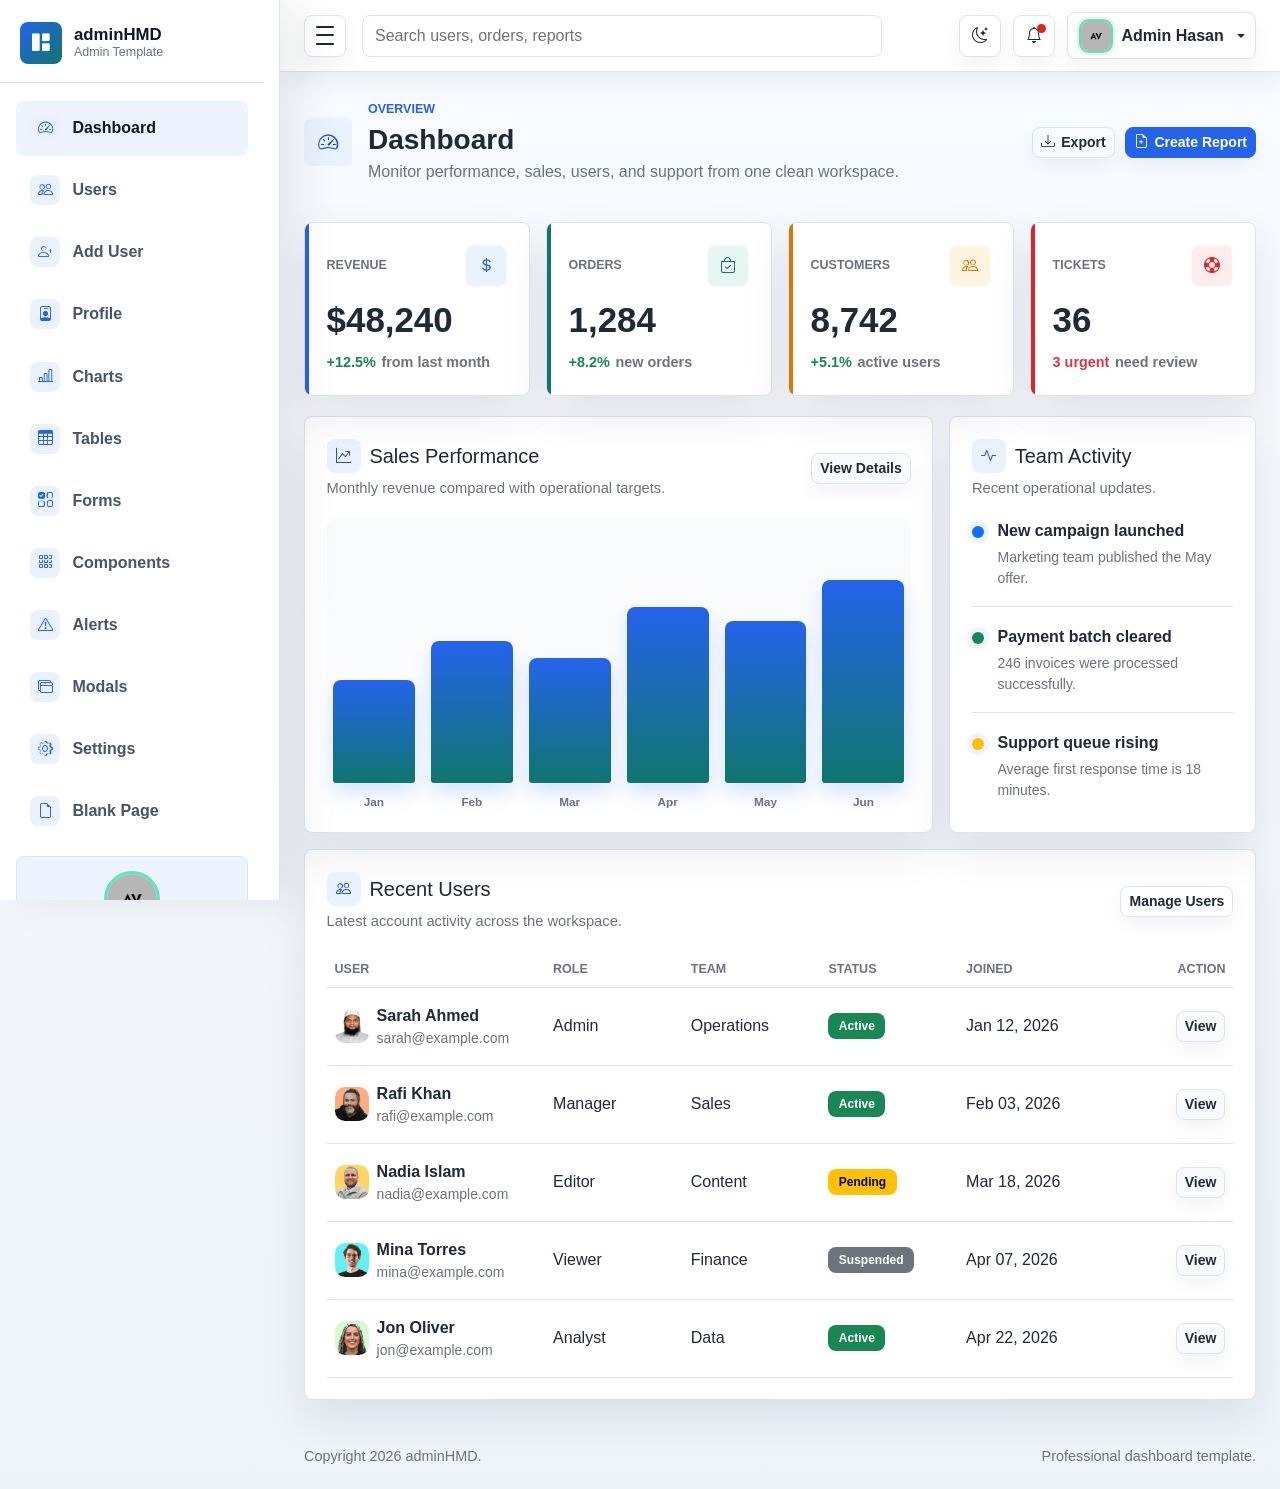
<file: adminHMD/html/index.html>
<!DOCTYPE html>
<html lang="en">
<head>
  <meta charset="UTF-8">
  <meta name="viewport" content="width=device-width, initial-scale=1.0">
  <meta name="description" content="adminHMD professional admin dashboard template">
  <title>Dashboard | adminHMD</title>

  <link rel="stylesheet" href="../assets/css/bootstrap.min.css">
  <link rel="stylesheet" href="../assets/vendors/bootstrap-icons/bootstrap-icons.css">
  <link rel="stylesheet" href="../assets/css/style.css">
</head>

<body>
  <div class="admin-shell">
    <div class="sidebar-backdrop" data-sidebar-close></div>

    <aside class="admin-sidebar" id="adminSidebar" aria-label="Main navigation">
      <div class="sidebar-header">
        <a class="brand-mark" href="index.html" aria-label="adminHMD dashboard">
          <span class="brand-icon"><i class="bi bi-grid-1x2-fill" aria-hidden="true"></i></span>
          <span class="brand-copy">
            <span class="brand-title">adminHMD</span>
            <span class="brand-subtitle">Admin Template</span>
          </span>
        </a>
      </div>

      <nav class="sidebar-nav">
        <a class="nav-link active" href="index.html" aria-current="page">
          <span class="nav-icon"><i class="bi bi-speedometer2" aria-hidden="true"></i></span>
          <span class="nav-text">Dashboard</span>
        </a>
        <a class="nav-link" href="users.html">
          <span class="nav-icon"><i class="bi bi-people" aria-hidden="true"></i></span>
          <span class="nav-text">Users</span>
        </a>
        <a class="nav-link" href="add-user.html">
          <span class="nav-icon"><i class="bi bi-person-plus" aria-hidden="true"></i></span>
          <span class="nav-text">Add User</span>
        </a>
        <a class="nav-link" href="profile.html">
          <span class="nav-icon"><i class="bi bi-person-badge" aria-hidden="true"></i></span>
          <span class="nav-text">Profile</span>
        </a>
        <a class="nav-link" href="charts.html">
          <span class="nav-icon"><i class="bi bi-bar-chart-line" aria-hidden="true"></i></span>
          <span class="nav-text">Charts</span>
        </a>
        <a class="nav-link" href="tables.html">
          <span class="nav-icon"><i class="bi bi-table" aria-hidden="true"></i></span>
          <span class="nav-text">Tables</span>
        </a>
        <a class="nav-link" href="forms.html">
          <span class="nav-icon"><i class="bi bi-ui-checks-grid" aria-hidden="true"></i></span>
          <span class="nav-text">Forms</span>
        </a>
        <a class="nav-link" href="components.html">
          <span class="nav-icon"><i class="bi bi-grid-3x3-gap" aria-hidden="true"></i></span>
          <span class="nav-text">Components</span>
        </a>
        <a class="nav-link" href="alerts.html">
          <span class="nav-icon"><i class="bi bi-exclamation-triangle" aria-hidden="true"></i></span>
          <span class="nav-text">Alerts</span>
        </a>
        <a class="nav-link" href="modals.html">
          <span class="nav-icon"><i class="bi bi-window-stack" aria-hidden="true"></i></span>
          <span class="nav-text">Modals</span>
        </a>
        <a class="nav-link" href="settings.html">
          <span class="nav-icon"><i class="bi bi-gear" aria-hidden="true"></i></span>
          <span class="nav-text">Settings</span>
        </a>
        <a class="nav-link" href="blank.html">
          <span class="nav-icon"><i class="bi bi-file-earmark" aria-hidden="true"></i></span>
          <span class="nav-text">Blank Page</span>
        </a>
      </nav>

      <div class="sidebar-user">
        <img class="avatar-img avatar-md sidebar-user-avatar" src="../assets/images/avatar/avatar.jpg" alt="Admin Hasan">
        <strong>Admin Hasan</strong>
        <small>Active Workspace</small>
      </div>

      <div class="sidebar-footer">
        <span class="status-dot"></span>
        <span class="sidebar-footer-text">System running smoothly</span>
      </div>
    </aside>

    <div class="admin-main">
      <nav class="navbar admin-navbar navbar-expand bg-white">
        <div class="container-fluid px-3 px-lg-4">
          <button class="sidebar-toggle" type="button" data-sidebar-toggle aria-controls="adminSidebar" aria-expanded="true" aria-label="Toggle sidebar">
            <span></span>
            <span></span>
            <span></span>
          </button>

          <form class="d-none d-md-flex ms-3 flex-grow-1" role="search">
            <input class="form-control search-input" type="search" placeholder="Search users, orders, reports" aria-label="Search">
          </form>

          <div class="navbar-actions ms-auto">
            <button class="icon-button theme-toggle" type="button" data-theme-toggle aria-label="Switch color theme" title="Switch color theme">
              <i class="bi bi-moon-stars" data-theme-icon aria-hidden="true"></i>
            </button>
            <div class="dropdown">
              <button class="icon-button" type="button" data-bs-toggle="dropdown" aria-expanded="false" aria-label="Notifications">
                <span class="notification-dot"></span>
                <i class="bi bi-bell" aria-hidden="true"></i>
              </button>
              <div class="dropdown-menu dropdown-menu-end notification-menu">
                <div class="dropdown-header fw-bold text-body">Notifications</div>
                <a class="dropdown-item" href="users.html">
                  <span class="notification-title">New user registered</span>
                  <span class="notification-time">4 minutes ago</span>
                </a>
                <a class="dropdown-item" href="charts.html">
                  <span class="notification-title">Revenue target reached</span>
                  <span class="notification-time">32 minutes ago</span>
                </a>
                <a class="dropdown-item" href="settings.html">
                  <span class="notification-title">Security review completed</span>
                  <span class="notification-time">1 hour ago</span>
                </a>
              </div>
            </div>

            <div class="dropdown">
              <button class="profile-button dropdown-toggle" type="button" data-bs-toggle="dropdown" aria-expanded="false">
                <img class="avatar-img avatar-sm" src="../assets/images/avatar/avatar.jpg" alt="Admin Hasan">
                <span class="profile-name d-none d-sm-inline">Admin Hasan</span>
              </button>
              <ul class="dropdown-menu dropdown-menu-end">
                <li><a class="dropdown-item" href="profile.html">Profile</a></li>
                <li><a class="dropdown-item" href="settings.html">Account settings</a></li>
                <li><hr class="dropdown-divider"></li>
                <li><a class="dropdown-item" href="login.html">Sign out</a></li>
              </ul>
            </div>
          </div>
        </div>
      </nav>

      <main class="dashboard-content">
        <div class="container-fluid px-3 px-lg-4 py-4">
          <div class="page-heading">
            <div class="page-heading-copy">
              <span class="page-icon"><i class="bi bi-speedometer2" aria-hidden="true"></i></span>
              <div>
                <p class="eyebrow mb-1">Overview</p>
                <h1 class="h3 mb-1">Dashboard</h1>
                <p class="text-muted mb-0">Monitor performance, sales, users, and support from one clean workspace.</p>
              </div>
            </div>
            <div class="heading-actions"><button class="btn btn-outline-secondary btn-sm" type="button"><i class="bi bi-download" aria-hidden="true"></i> Export</button><button class="btn btn-primary btn-sm" type="button"><i class="bi bi-file-earmark-plus" aria-hidden="true"></i> Create Report</button></div>
          </div>

          <section class="row g-3 mt-1" aria-label="Dashboard metrics">
            <div class="col-12 col-sm-6 col-xl-3">
              <article class="metric-card metric-primary">
                <div class="metric-top">
                  <span class="metric-label">Revenue</span>
                  <span class="metric-icon"><i class="bi bi-currency-dollar" aria-hidden="true"></i></span>
                </div>
                <div class="metric-value">$48,240</div>
                <div class="metric-meta">
                  <span class="text-success">+12.5%</span>
                  <span>from last month</span>
                </div>
              </article>
            </div>

            <div class="col-12 col-sm-6 col-xl-3">
              <article class="metric-card metric-success">
                <div class="metric-top">
                  <span class="metric-label">Orders</span>
                  <span class="metric-icon"><i class="bi bi-bag-check" aria-hidden="true"></i></span>
                </div>
                <div class="metric-value">1,284</div>
                <div class="metric-meta">
                  <span class="text-success">+8.2%</span>
                  <span>new orders</span>
                </div>
              </article>
            </div>

            <div class="col-12 col-sm-6 col-xl-3">
              <article class="metric-card metric-warning">
                <div class="metric-top">
                  <span class="metric-label">Customers</span>
                  <span class="metric-icon"><i class="bi bi-people" aria-hidden="true"></i></span>
                </div>
                <div class="metric-value">8,742</div>
                <div class="metric-meta">
                  <span class="text-success">+5.1%</span>
                  <span>active users</span>
                </div>
              </article>
            </div>

            <div class="col-12 col-sm-6 col-xl-3">
              <article class="metric-card metric-danger">
                <div class="metric-top">
                  <span class="metric-label">Tickets</span>
                  <span class="metric-icon"><i class="bi bi-life-preserver" aria-hidden="true"></i></span>
                </div>
                <div class="metric-value">36</div>
                <div class="metric-meta">
                  <span class="text-danger">3 urgent</span>
                  <span>need review</span>
                </div>
              </article>
            </div>
          </section>

          <section class="row g-3 mt-1">
            <div class="col-12 col-xl-8">
              <div class="panel">
                <div class="panel-header">
                  <div>
                    <h2 class="h5 mb-1 section-title"><i class="bi bi-graph-up-arrow" aria-hidden="true"></i><span>Sales Performance</span></h2>
                    <p class="text-muted mb-0">Monthly revenue compared with operational targets.</p>
                  </div>
                  <a class="btn btn-light btn-sm" href="charts.html">View Details</a>
                </div>

                <div class="chart-bars" aria-label="Sales performance chart">
                  <div class="chart-column bar-42"><span></span><small>Jan</small></div>
                  <div class="chart-column bar-58"><span></span><small>Feb</small></div>
                  <div class="chart-column bar-51"><span></span><small>Mar</small></div>
                  <div class="chart-column bar-72"><span></span><small>Apr</small></div>
                  <div class="chart-column bar-66"><span></span><small>May</small></div>
                  <div class="chart-column bar-83"><span></span><small>Jun</small></div>
                </div>
              </div>
            </div>

            <div class="col-12 col-xl-4">
              <div class="panel h-100">
                <div class="panel-header">
                  <div>
                    <h2 class="h5 mb-1 section-title"><i class="bi bi-activity" aria-hidden="true"></i><span>Team Activity</span></h2>
                    <p class="text-muted mb-0">Recent operational updates.</p>
                  </div>
                </div>

                <div class="activity-list">
                  <div class="activity-item"><span class="activity-dot bg-primary"></span><div><p class="mb-1 fw-semibold">New campaign launched</p><p class="text-muted small mb-0">Marketing team published the May offer.</p></div></div>
                  <div class="activity-item"><span class="activity-dot bg-success"></span><div><p class="mb-1 fw-semibold">Payment batch cleared</p><p class="text-muted small mb-0">246 invoices were processed successfully.</p></div></div>
                  <div class="activity-item"><span class="activity-dot bg-warning"></span><div><p class="mb-1 fw-semibold">Support queue rising</p><p class="text-muted small mb-0">Average first response time is 18 minutes.</p></div></div>
                </div>
              </div>
            </div>
          </section>

          <section class="panel mt-3">
            <div class="panel-header">
              <div>
                <h2 class="h5 mb-1 section-title"><i class="bi bi-people" aria-hidden="true"></i><span>Recent Users</span></h2>
                <p class="text-muted mb-0">Latest account activity across the workspace.</p>
              </div>
              <a class="btn btn-outline-secondary btn-sm" href="users.html">Manage Users</a>
            </div>
            <div class="table-responsive">
              <table class="table align-middle mb-0">
                <thead><tr><th scope="col">User</th><th scope="col">Role</th><th scope="col">Team</th><th scope="col">Status</th><th scope="col">Joined</th><th scope="col" class="text-end">Action</th></tr></thead>
                <tbody>
                  <tr>
                    <td>
                      <div class="d-flex align-items-center gap-2">
                        <img class="avatar-img avatar-sm" src="../assets/images/avatar/avatar-1.jpg" alt="Sarah Ahmed">
                        <div>
                          <p class="fw-semibold mb-0">Sarah Ahmed</p>
                          <p class="text-muted small mb-0">sarah@example.com</p>
                        </div>
                      </div>
                    </td>
                    <td>Admin</td>
                    <td>Operations</td>
                    <td><span class="badge text-bg-success">Active</span></td>
                    <td>Jan 12, 2026</td>
                    <td class="text-end"><a class="btn btn-light btn-sm" href="user-details.html">View</a></td>
                  </tr>
                  <tr>
                    <td>
                      <div class="d-flex align-items-center gap-2">
                        <img class="avatar-img avatar-sm" src="../assets/images/avatar/avatar-2.jpg" alt="Rafi Khan">
                        <div>
                          <p class="fw-semibold mb-0">Rafi Khan</p>
                          <p class="text-muted small mb-0">rafi@example.com</p>
                        </div>
                      </div>
                    </td>
                    <td>Manager</td>
                    <td>Sales</td>
                    <td><span class="badge text-bg-success">Active</span></td>
                    <td>Feb 03, 2026</td>
                    <td class="text-end"><a class="btn btn-light btn-sm" href="user-details.html">View</a></td>
                  </tr>
                  <tr>
                    <td>
                      <div class="d-flex align-items-center gap-2">
                        <img class="avatar-img avatar-sm" src="../assets/images/avatar/avatar-3.jpg" alt="Nadia Islam">
                        <div>
                          <p class="fw-semibold mb-0">Nadia Islam</p>
                          <p class="text-muted small mb-0">nadia@example.com</p>
                        </div>
                      </div>
                    </td>
                    <td>Editor</td>
                    <td>Content</td>
                    <td><span class="badge text-bg-warning">Pending</span></td>
                    <td>Mar 18, 2026</td>
                    <td class="text-end"><a class="btn btn-light btn-sm" href="user-details.html">View</a></td>
                  </tr>
                  <tr>
                    <td>
                      <div class="d-flex align-items-center gap-2">
                        <img class="avatar-img avatar-sm" src="../assets/images/avatar/avatar-4.jpg" alt="Mina Torres">
                        <div>
                          <p class="fw-semibold mb-0">Mina Torres</p>
                          <p class="text-muted small mb-0">mina@example.com</p>
                        </div>
                      </div>
                    </td>
                    <td>Viewer</td>
                    <td>Finance</td>
                    <td><span class="badge text-bg-secondary">Suspended</span></td>
                    <td>Apr 07, 2026</td>
                    <td class="text-end"><a class="btn btn-light btn-sm" href="user-details.html">View</a></td>
                  </tr>
                  <tr>
                    <td>
                      <div class="d-flex align-items-center gap-2">
                        <img class="avatar-img avatar-sm" src="../assets/images/avatar/avatar-5.jpg" alt="Jon Oliver">
                        <div>
                          <p class="fw-semibold mb-0">Jon Oliver</p>
                          <p class="text-muted small mb-0">jon@example.com</p>
                        </div>
                      </div>
                    </td>
                    <td>Analyst</td>
                    <td>Data</td>
                    <td><span class="badge text-bg-success">Active</span></td>
                    <td>Apr 22, 2026</td>
                    <td class="text-end"><a class="btn btn-light btn-sm" href="user-details.html">View</a></td>
                  </tr>
                </tbody>
              </table>
            </div>
          </section>
        </div>
      </main>

      <footer class="admin-footer">
        <div class="container-fluid px-3 px-lg-4">
          <span>Copyright 2026 adminHMD.</span>
          <span>Professional dashboard template.</span>
        </div>
      </footer>
    </div>
  </div>

  <script src="../assets/js/bootstrap.bundle.min.js"></script>
  <script src="../assets/js/main.js"></script>
</body>
</html>
</file>
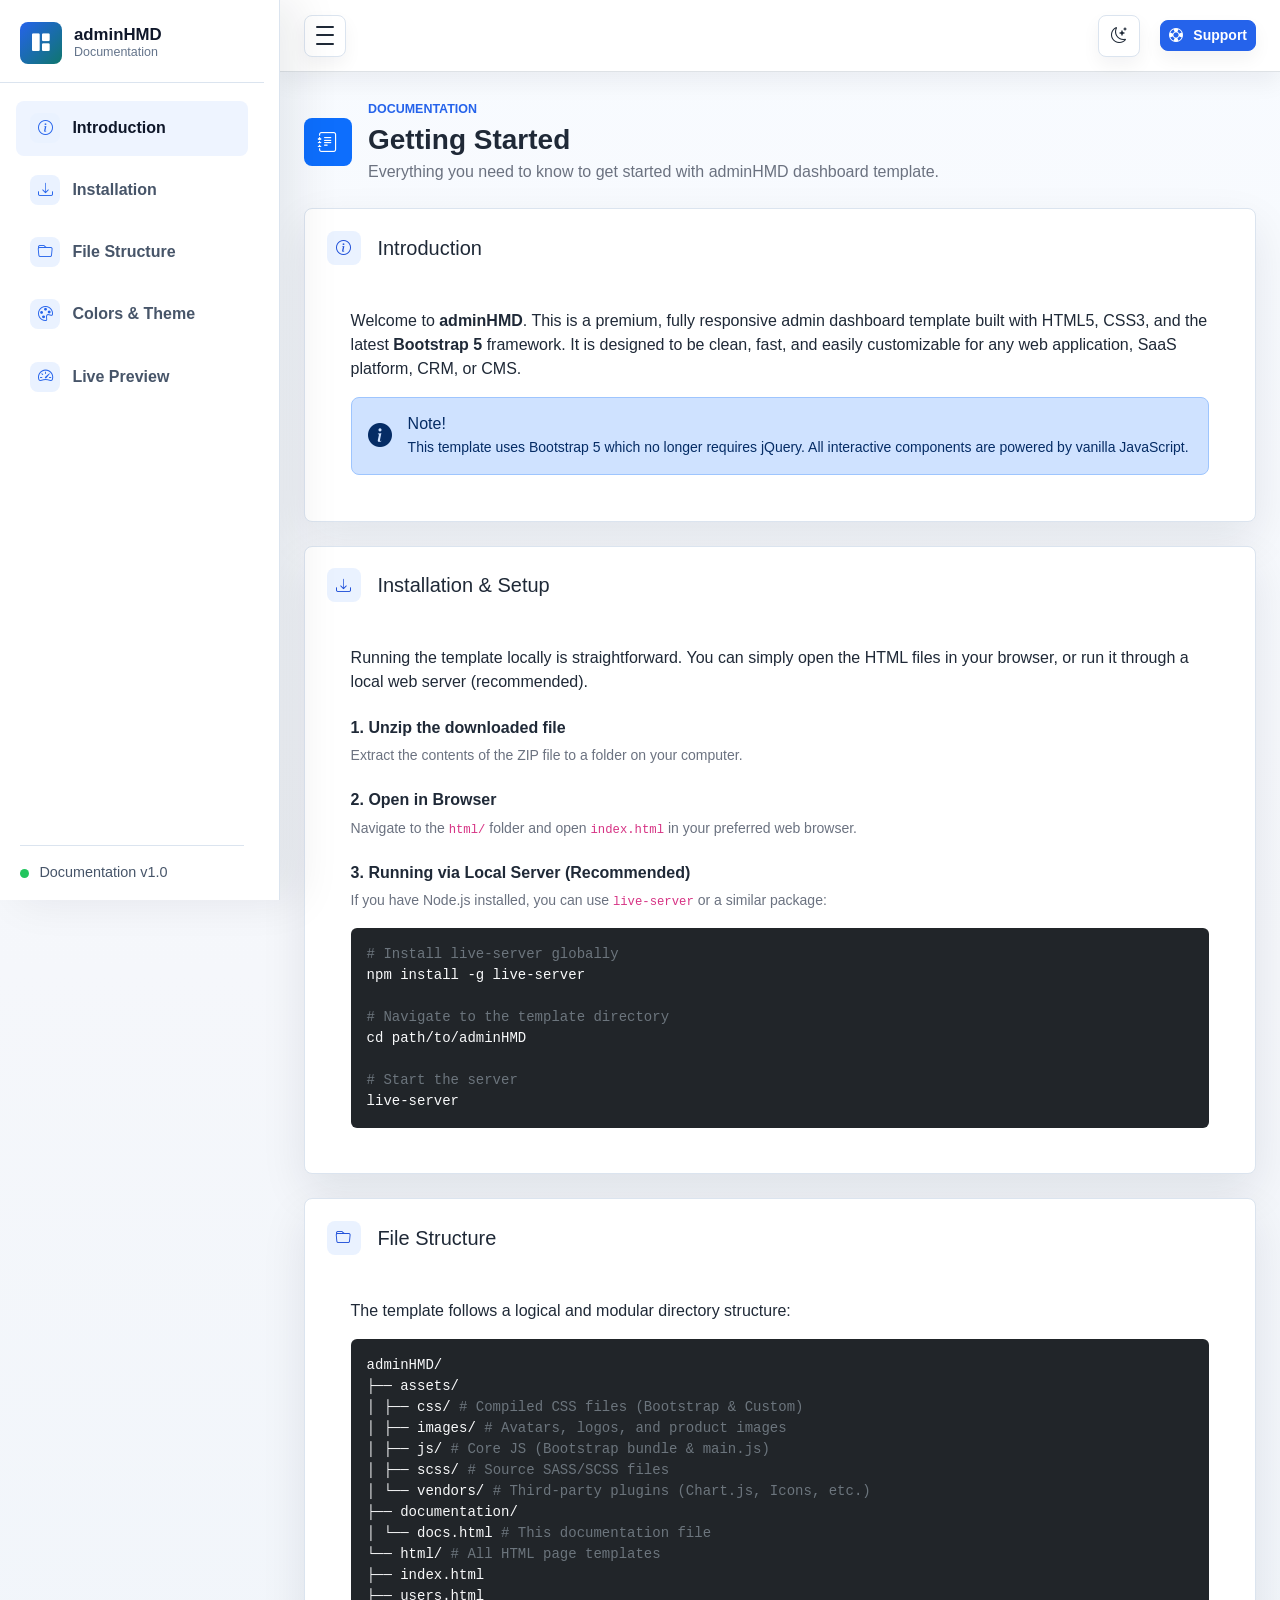
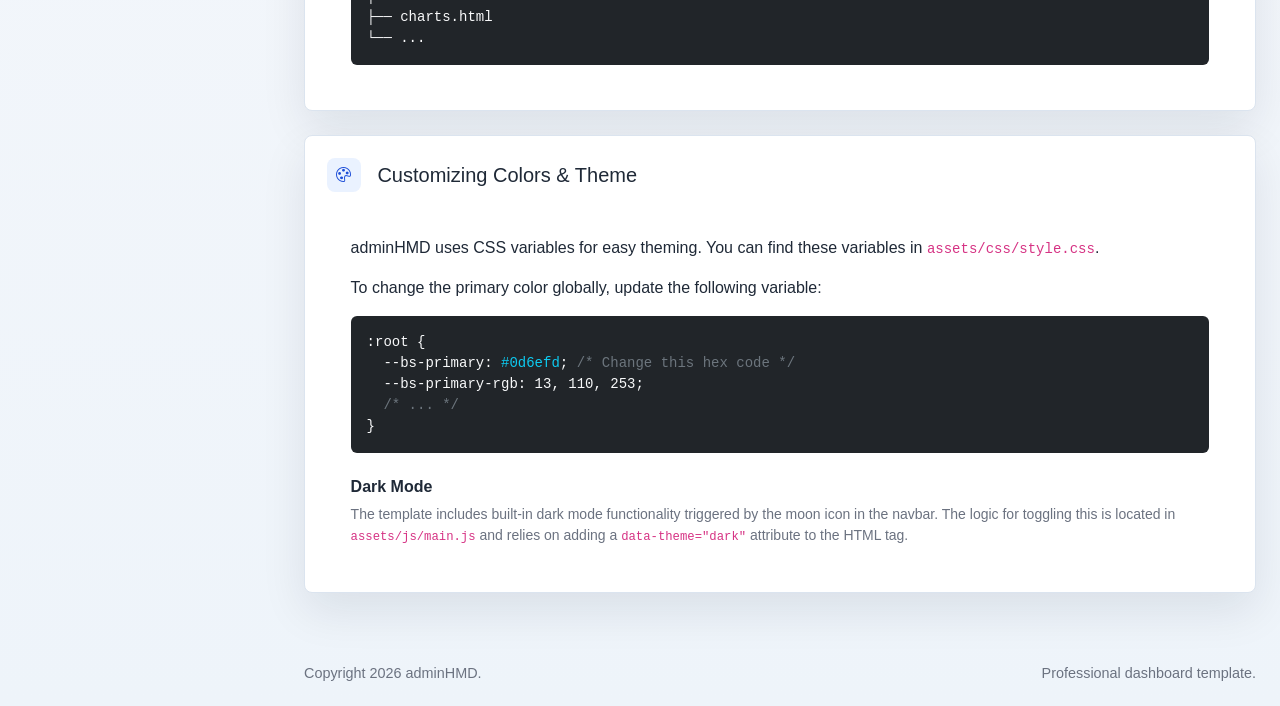
<file: adminHMD/documentation/docs.html>
<!DOCTYPE html>
<html lang="en">
<head>
  <meta charset="UTF-8">
  <meta name="viewport" content="width=device-width, initial-scale=1.0">
  <meta name="description" content="adminHMD professional admin dashboard template documentation">
  <title>Documentation | adminHMD</title>

  <link rel="stylesheet" href="../assets/css/bootstrap.min.css">
  <link rel="stylesheet" href="../assets/vendors/bootstrap-icons/bootstrap-icons.css">
  <link rel="stylesheet" href="../assets/css/style.css">
</head>

<body>
  <div class="admin-shell">
    <div class="sidebar-backdrop" data-sidebar-close></div>

    <aside class="admin-sidebar" id="adminSidebar" aria-label="Main navigation">
      <div class="sidebar-header">
        <a class="brand-mark" href="../html/index.html" aria-label="adminHMD dashboard">
          <span class="brand-icon"><i class="bi bi-grid-1x2-fill" aria-hidden="true"></i></span>
          <span class="brand-copy">
            <span class="brand-title">adminHMD</span>
            <span class="brand-subtitle">Documentation</span>
          </span>
        </a>
      </div>

      <nav class="sidebar-nav">
        <a class="nav-link active" href="#introduction">
          <span class="nav-icon"><i class="bi bi-info-circle" aria-hidden="true"></i></span>
          <span class="nav-text">Introduction</span>
        </a>
        <a class="nav-link" href="#installation">
          <span class="nav-icon"><i class="bi bi-download" aria-hidden="true"></i></span>
          <span class="nav-text">Installation</span>
        </a>
        <a class="nav-link" href="#file-structure">
          <span class="nav-icon"><i class="bi bi-folder" aria-hidden="true"></i></span>
          <span class="nav-text">File Structure</span>
        </a>

        <a class="nav-link" href="#colors">
          <span class="nav-icon"><i class="bi bi-palette" aria-hidden="true"></i></span>
          <span class="nav-text">Colors & Theme</span>
        </a>
        
        <a class="nav-link" href="../html/index.html">
          <span class="nav-icon"><i class="bi bi-speedometer2" aria-hidden="true"></i></span>
          <span class="nav-text">Live Preview</span>
        </a>
      </nav>

      <div class="sidebar-footer">
        <span class="status-dot"></span>
        <span class="sidebar-footer-text">Documentation v1.0</span>
      </div>
    </aside>

    <div class="admin-main">
      <nav class="navbar admin-navbar navbar-expand bg-white border-bottom">
        <div class="container-fluid px-3 px-lg-4">
          <button class="sidebar-toggle" type="button" data-sidebar-toggle aria-controls="adminSidebar" aria-expanded="true" aria-label="Toggle sidebar">
            <span></span>
            <span></span>
            <span></span>
          </button>

          <div class="navbar-actions ms-auto">
            <button class="icon-button theme-toggle" type="button" data-theme-toggle aria-label="Switch color theme" title="Switch color theme">
              <i class="bi bi-moon-stars" data-theme-icon aria-hidden="true"></i>
            </button>
            <a class="btn btn-primary btn-sm ms-2" href="https://example.com/support" target="_blank"><i class="bi bi-life-preserver me-1"></i> Support</a>
          </div>
        </div>
      </nav>

      <main class="dashboard-content">
        <div class="container-fluid px-3 px-lg-4 py-4">
          
          <div class="page-heading mb-4">
            <div class="page-heading-copy">
              <span class="page-icon bg-primary text-white"><i class="bi bi-journal-text" aria-hidden="true"></i></span>
              <div>
                <p class="eyebrow mb-1">Documentation</p>
                <h1 class="h3 mb-1">Getting Started</h1>
                <p class="text-muted mb-0">Everything you need to know to get started with adminHMD dashboard template.</p>
              </div>
            </div>
          </div>

          <!-- Section: Introduction -->
          <div class="panel mb-4" id="introduction">
            <div class="panel-header">
              <h2 class="h5 mb-0 section-title"><i class="bi bi-info-circle me-2"></i><span>Introduction</span></h2>
            </div>
            <div class="p-3 p-lg-4">
              <p>Welcome to <strong>adminHMD</strong>. This is a premium, fully responsive admin dashboard template built with HTML5, CSS3, and the latest <strong>Bootstrap 5</strong> framework. It is designed to be clean, fast, and easily customizable for any web application, SaaS platform, CRM, or CMS.</p>
              
              <div class="alert alert-primary d-flex align-items-center mb-0 mt-3" role="alert">
                <i class="bi bi-info-circle-fill fs-4 me-3"></i>
                <div>
                  <h4 class="alert-heading h6 mb-1">Note!</h4>
                  <p class="mb-0 small">This template uses Bootstrap 5 which no longer requires jQuery. All interactive components are powered by vanilla JavaScript.</p>
                </div>
              </div>
            </div>
          </div>

          <!-- Section: Installation -->
          <div class="panel mb-4" id="installation">
            <div class="panel-header">
              <h2 class="h5 mb-0 section-title"><i class="bi bi-download me-2"></i><span>Installation & Setup</span></h2>
            </div>
            <div class="p-3 p-lg-4">
              <p>Running the template locally is straightforward. You can simply open the HTML files in your browser, or run it through a local web server (recommended).</p>
              
              <h4 class="h6 mt-4 fw-bold">1. Unzip the downloaded file</h4>
              <p class="text-muted small">Extract the contents of the ZIP file to a folder on your computer.</p>
              
              <h4 class="h6 mt-4 fw-bold">2. Open in Browser</h4>
              <p class="text-muted small">Navigate to the <code>html/</code> folder and open <code>index.html</code> in your preferred web browser.</p>

              <h4 class="h6 mt-4 fw-bold">3. Running via Local Server (Recommended)</h4>
              <p class="text-muted small">If you have Node.js installed, you can use <code>live-server</code> or a similar package:</p>
              <div class="bg-dark text-light p-3 rounded mt-2 overflow-auto" style="font-family: monospace; font-size: 0.875rem;">
<span class="text-secondary"># Install live-server globally</span><br>
npm install -g live-server<br><br>
<span class="text-secondary"># Navigate to the template directory</span><br>
cd path/to/adminHMD<br><br>
<span class="text-secondary"># Start the server</span><br>
live-server
              </div>
            </div>
          </div>

          <!-- Section: File Structure -->
          <div class="panel mb-4" id="file-structure">
            <div class="panel-header">
              <h2 class="h5 mb-0 section-title"><i class="bi bi-folder me-2"></i><span>File Structure</span></h2>
            </div>
            <div class="p-3 p-lg-4">
              <p>The template follows a logical and modular directory structure:</p>
              <div class="bg-dark text-light p-3 rounded mt-2 overflow-auto" style="font-family: monospace; font-size: 0.875rem;">
adminHMD/<br>
├── assets/<br>
│   ├── css/           <span class="text-secondary"># Compiled CSS files (Bootstrap & Custom)</span><br>
│   ├── images/        <span class="text-secondary"># Avatars, logos, and product images</span><br>
│   ├── js/            <span class="text-secondary"># Core JS (Bootstrap bundle & main.js)</span><br>
│   ├── scss/          <span class="text-secondary"># Source SASS/SCSS files</span><br>
│   └── vendors/       <span class="text-secondary"># Third-party plugins (Chart.js, Icons, etc.)</span><br>
├── documentation/     <br>
│   └── docs.html      <span class="text-secondary"># This documentation file</span><br>
└── html/              <span class="text-secondary"># All HTML page templates</span><br>
    ├── index.html<br>
    ├── users.html<br>
    ├── charts.html<br>
    └── ...
              </div>
            </div>
          </div>

          <!-- Section: Customization -->
          <div class="panel mb-4" id="colors">
            <div class="panel-header">
              <h2 class="h5 mb-0 section-title"><i class="bi bi-palette me-2"></i><span>Customizing Colors & Theme</span></h2>
            </div>
            <div class="p-3 p-lg-4">
              <p>adminHMD uses CSS variables for easy theming. You can find these variables in <code>assets/css/style.css</code>.</p>
              
              <p>To change the primary color globally, update the following variable:</p>
              
              <div class="bg-dark text-light p-3 rounded mt-2 overflow-auto mb-4" style="font-family: monospace; font-size: 0.875rem;">
:root {<br>
&nbsp;&nbsp;--bs-primary: <span class="text-info">#0d6efd</span>; <span class="text-secondary">/* Change this hex code */</span><br>
&nbsp;&nbsp;--bs-primary-rgb: 13, 110, 253;<br>
&nbsp;&nbsp;<span class="text-secondary">/* ... */</span><br>
}
              </div>
              
              <h4 class="h6 mt-4 fw-bold">Dark Mode</h4>
              <p class="text-muted small mb-0">The template includes built-in dark mode functionality triggered by the moon icon in the navbar. The logic for toggling this is located in <code>assets/js/main.js</code> and relies on adding a <code>data-theme="dark"</code> attribute to the HTML tag.</p>
            </div>
          </div>

        </div>
      </main>

      <footer class="admin-footer">
        <div class="container-fluid px-3 px-lg-4">
          <span>Copyright 2026 adminHMD.</span>
          <span>Professional dashboard template.</span>
        </div>
      </footer>
    </div>
  </div>

  <script src="../assets/js/bootstrap.bundle.min.js"></script>
  <script src="../assets/js/main.js"></script>
  <script>
    // Simple script to handle active state on docs sidebar based on scroll/click
    document.addEventListener('DOMContentLoaded', () => {
      const navLinks = document.querySelectorAll('.sidebar-nav .nav-link[href^="#"]');
      navLinks.forEach(link => {
        link.addEventListener('click', function() {
          navLinks.forEach(l => l.classList.remove('active'));
          this.classList.add('active');
        });
      });
    });
  </script>
</body>
</html>
</file>
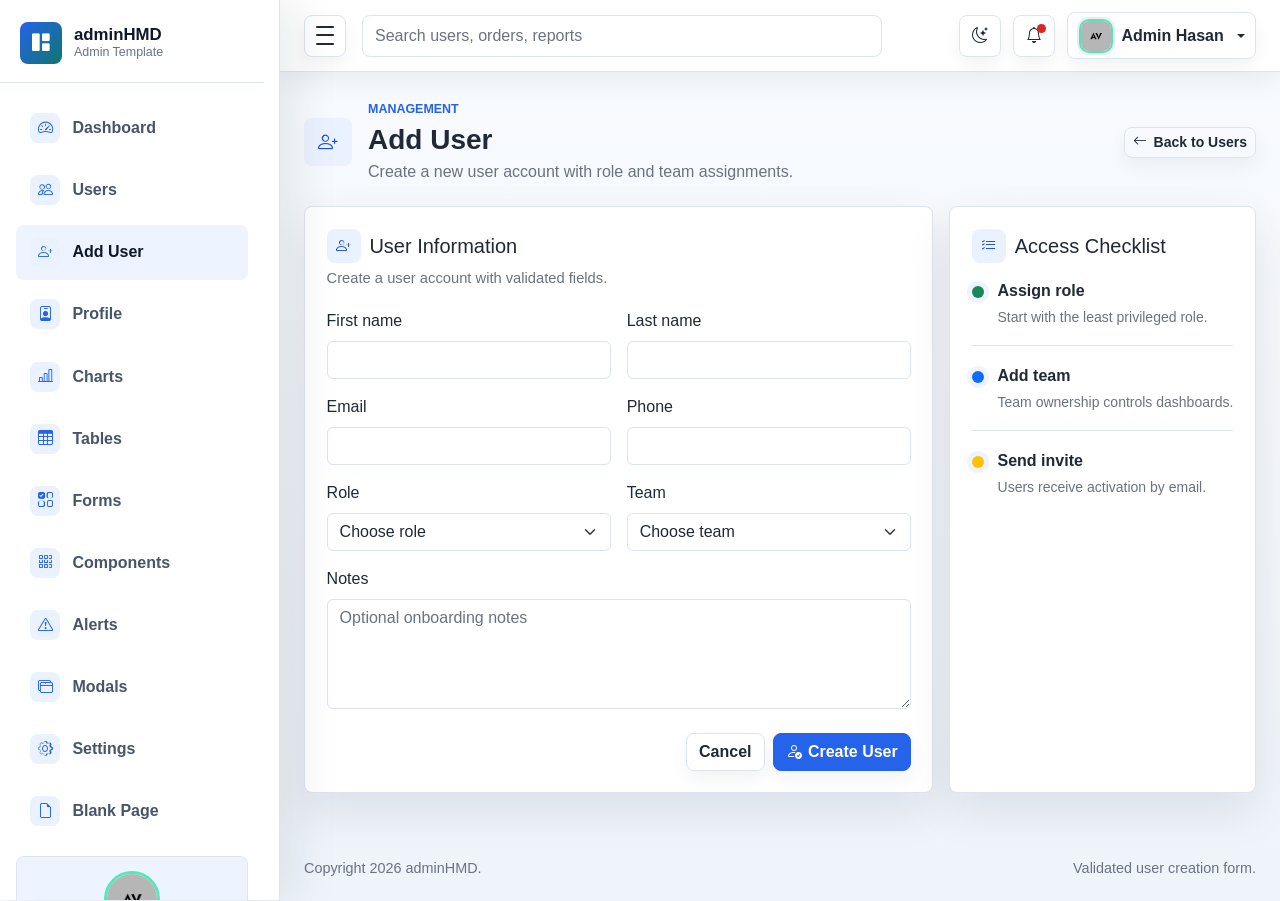
<file: adminHMD/html/add-user.html>
<!DOCTYPE html>
<html lang="en">
<head>
  <meta charset="UTF-8">
  <meta name="viewport" content="width=device-width, initial-scale=1.0">
  <meta name="description" content="adminHMD professional admin dashboard template">
  <title>Add User | adminHMD</title>

  <link rel="stylesheet" href="../assets/css/bootstrap.min.css">
  <link rel="stylesheet" href="../assets/vendors/bootstrap-icons/bootstrap-icons.css">
  <link rel="stylesheet" href="../assets/css/style.css">
</head>

<body>
  <div class="admin-shell">
    <div class="sidebar-backdrop" data-sidebar-close></div>

    <aside class="admin-sidebar" id="adminSidebar" aria-label="Main navigation">
      <div class="sidebar-header">
        <a class="brand-mark" href="index.html" aria-label="adminHMD dashboard">
          <span class="brand-icon"><i class="bi bi-grid-1x2-fill" aria-hidden="true"></i></span>
          <span class="brand-copy">
            <span class="brand-title">adminHMD</span>
            <span class="brand-subtitle">Admin Template</span>
          </span>
        </a>
      </div>

      <nav class="sidebar-nav">
        <a class="nav-link" href="index.html">
          <span class="nav-icon"><i class="bi bi-speedometer2" aria-hidden="true"></i></span>
          <span class="nav-text">Dashboard</span>
        </a>
        <a class="nav-link" href="users.html">
          <span class="nav-icon"><i class="bi bi-people" aria-hidden="true"></i></span>
          <span class="nav-text">Users</span>
        </a>
        <a class="nav-link active" href="add-user.html" aria-current="page">
          <span class="nav-icon"><i class="bi bi-person-plus" aria-hidden="true"></i></span>
          <span class="nav-text">Add User</span>
        </a>
        <a class="nav-link" href="profile.html">
          <span class="nav-icon"><i class="bi bi-person-badge" aria-hidden="true"></i></span>
          <span class="nav-text">Profile</span>
        </a>
        <a class="nav-link" href="charts.html">
          <span class="nav-icon"><i class="bi bi-bar-chart-line" aria-hidden="true"></i></span>
          <span class="nav-text">Charts</span>
        </a>
        <a class="nav-link" href="tables.html">
          <span class="nav-icon"><i class="bi bi-table" aria-hidden="true"></i></span>
          <span class="nav-text">Tables</span>
        </a>
        <a class="nav-link" href="forms.html">
          <span class="nav-icon"><i class="bi bi-ui-checks-grid" aria-hidden="true"></i></span>
          <span class="nav-text">Forms</span>
        </a>
        <a class="nav-link" href="components.html">
          <span class="nav-icon"><i class="bi bi-grid-3x3-gap" aria-hidden="true"></i></span>
          <span class="nav-text">Components</span>
        </a>
        <a class="nav-link" href="alerts.html">
          <span class="nav-icon"><i class="bi bi-exclamation-triangle" aria-hidden="true"></i></span>
          <span class="nav-text">Alerts</span>
        </a>
        <a class="nav-link" href="modals.html">
          <span class="nav-icon"><i class="bi bi-window-stack" aria-hidden="true"></i></span>
          <span class="nav-text">Modals</span>
        </a>
        <a class="nav-link" href="settings.html">
          <span class="nav-icon"><i class="bi bi-gear" aria-hidden="true"></i></span>
          <span class="nav-text">Settings</span>
        </a>
        <a class="nav-link" href="blank.html">
          <span class="nav-icon"><i class="bi bi-file-earmark" aria-hidden="true"></i></span>
          <span class="nav-text">Blank Page</span>
        </a>
      </nav>

      <div class="sidebar-user">
        <img class="avatar-img avatar-md sidebar-user-avatar" src="../assets/images/avatar/avatar.jpg" alt="Admin Hasan">
        <strong>Admin Hasan</strong>
        <small>Active Workspace</small>
      </div>

      <div class="sidebar-footer">
        <span class="status-dot"></span>
        <span class="sidebar-footer-text">System running smoothly</span>
      </div>
    </aside>

    <div class="admin-main">
      <nav class="navbar admin-navbar navbar-expand bg-white">
        <div class="container-fluid px-3 px-lg-4">
          <button class="sidebar-toggle" type="button" data-sidebar-toggle aria-controls="adminSidebar" aria-expanded="true" aria-label="Toggle sidebar">
            <span></span>
            <span></span>
            <span></span>
          </button>

          <form class="d-none d-md-flex ms-3 flex-grow-1" role="search">
            <input class="form-control search-input" type="search" placeholder="Search users, orders, reports" aria-label="Search">
          </form>

          <div class="navbar-actions ms-auto">
            <button class="icon-button theme-toggle" type="button" data-theme-toggle aria-label="Switch color theme" title="Switch color theme">
              <i class="bi bi-moon-stars" data-theme-icon aria-hidden="true"></i>
            </button>
            <div class="dropdown">
              <button class="icon-button" type="button" data-bs-toggle="dropdown" aria-expanded="false" aria-label="Notifications">
                <span class="notification-dot"></span>
                <i class="bi bi-bell" aria-hidden="true"></i>
              </button>
              <div class="dropdown-menu dropdown-menu-end notification-menu">
                <div class="dropdown-header fw-bold text-body">Notifications</div>
                <a class="dropdown-item" href="users.html">
                  <span class="notification-title">New user registered</span>
                  <span class="notification-time">4 minutes ago</span>
                </a>
                <a class="dropdown-item" href="charts.html">
                  <span class="notification-title">Revenue target reached</span>
                  <span class="notification-time">32 minutes ago</span>
                </a>
                <a class="dropdown-item" href="settings.html">
                  <span class="notification-title">Security review completed</span>
                  <span class="notification-time">1 hour ago</span>
                </a>
              </div>
            </div>

            <div class="dropdown">
              <button class="profile-button dropdown-toggle" type="button" data-bs-toggle="dropdown" aria-expanded="false">
                <img class="avatar-img avatar-sm" src="../assets/images/avatar/avatar.jpg" alt="Admin Hasan">
                <span class="profile-name d-none d-sm-inline">Admin Hasan</span>
              </button>
              <ul class="dropdown-menu dropdown-menu-end">
                <li><a class="dropdown-item" href="profile.html">Profile</a></li>
                <li><a class="dropdown-item" href="settings.html">Account settings</a></li>
                <li><hr class="dropdown-divider"></li>
                <li><a class="dropdown-item" href="login.html">Sign out</a></li>
              </ul>
            </div>
          </div>
        </div>
      </nav>

      <main class="dashboard-content">
        <div class="container-fluid px-3 px-lg-4 py-4">
          <div class="page-heading">
            <div class="page-heading-copy">
              <span class="page-icon"><i class="bi bi-person-plus" aria-hidden="true"></i></span>
              <div>
                <p class="eyebrow mb-1">Management</p>
                <h1 class="h3 mb-1">Add User</h1>
                <p class="text-muted mb-0">Create a new user account with role and team assignments.</p>
              </div>
            </div>
            <div class="heading-actions"><a class="btn btn-outline-secondary btn-sm" href="users.html"><i class="bi bi-arrow-left" aria-hidden="true"></i> Back to Users</a></div>
          </div>

          <section class="row g-3">
            <div class="col-12 col-xl-8">
              <form class="panel needs-validation" novalidate>
                <div class="panel-header"><div><h2 class="h5 mb-1 section-title"><i class="bi bi-person-plus" aria-hidden="true"></i><span>User Information</span></h2><p class="text-muted mb-0">Create a user account with validated fields.</p></div></div>
                <div class="row g-3">
                  <div class="col-md-6"><label class="form-label" for="firstName">First name</label><input class="form-control" id="firstName" type="text" required><div class="invalid-feedback">First name is required.</div></div>
                  <div class="col-md-6"><label class="form-label" for="lastName">Last name</label><input class="form-control" id="lastName" type="text" required><div class="invalid-feedback">Last name is required.</div></div>
                  <div class="col-md-6"><label class="form-label" for="email">Email</label><input class="form-control" id="email" type="email" required><div class="invalid-feedback">Enter a valid email.</div></div>
                  <div class="col-md-6"><label class="form-label" for="phone">Phone</label><input class="form-control" id="phone" type="tel" required><div class="invalid-feedback">Phone number is required.</div></div>
                  <div class="col-md-6"><label class="form-label" for="role">Role</label><select class="form-select" id="role" required><option value="">Choose role</option><option>Admin</option><option>Manager</option><option>Editor</option><option>Viewer</option></select><div class="invalid-feedback">Choose a role.</div></div>
                  <div class="col-md-6"><label class="form-label" for="team">Team</label><select class="form-select" id="team" required><option value="">Choose team</option><option>Operations</option><option>Sales</option><option>Content</option><option>Finance</option></select><div class="invalid-feedback">Choose a team.</div></div>
                  <div class="col-12"><label class="form-label" for="notes">Notes</label><textarea class="form-control" id="notes" rows="4" placeholder="Optional onboarding notes"></textarea></div>
                </div>
                <div class="d-flex flex-wrap justify-content-end gap-2 mt-4"><a class="btn btn-outline-secondary" href="users.html">Cancel</a><button class="btn btn-primary" type="submit"><i class="bi bi-person-check" aria-hidden="true"></i> Create User</button></div>
              </form>
            </div>
            <div class="col-12 col-xl-4">
              <div class="panel h-100">
                <h2 class="h5 mb-3 section-title"><i class="bi bi-list-check" aria-hidden="true"></i><span>Access Checklist</span></h2>
                <div class="activity-list">
                  <div class="activity-item"><span class="activity-dot bg-success"></span><div><p class="mb-1 fw-semibold">Assign role</p><p class="text-muted small mb-0">Start with the least privileged role.</p></div></div>
                  <div class="activity-item"><span class="activity-dot bg-primary"></span><div><p class="mb-1 fw-semibold">Add team</p><p class="text-muted small mb-0">Team ownership controls dashboards.</p></div></div>
                  <div class="activity-item"><span class="activity-dot bg-warning"></span><div><p class="mb-1 fw-semibold">Send invite</p><p class="text-muted small mb-0">Users receive activation by email.</p></div></div>
                </div>
              </div>
            </div>
          </section>
        </div>
      </main>

      <footer class="admin-footer">
        <div class="container-fluid px-3 px-lg-4">
          <span>Copyright 2026 adminHMD.</span>
          <span>Validated user creation form.</span>
        </div>
      </footer>
    </div>
  </div>

  <script src="../assets/js/bootstrap.bundle.min.js"></script>
  <script src="../assets/js/main.js"></script>
</body>
</html>
</file>
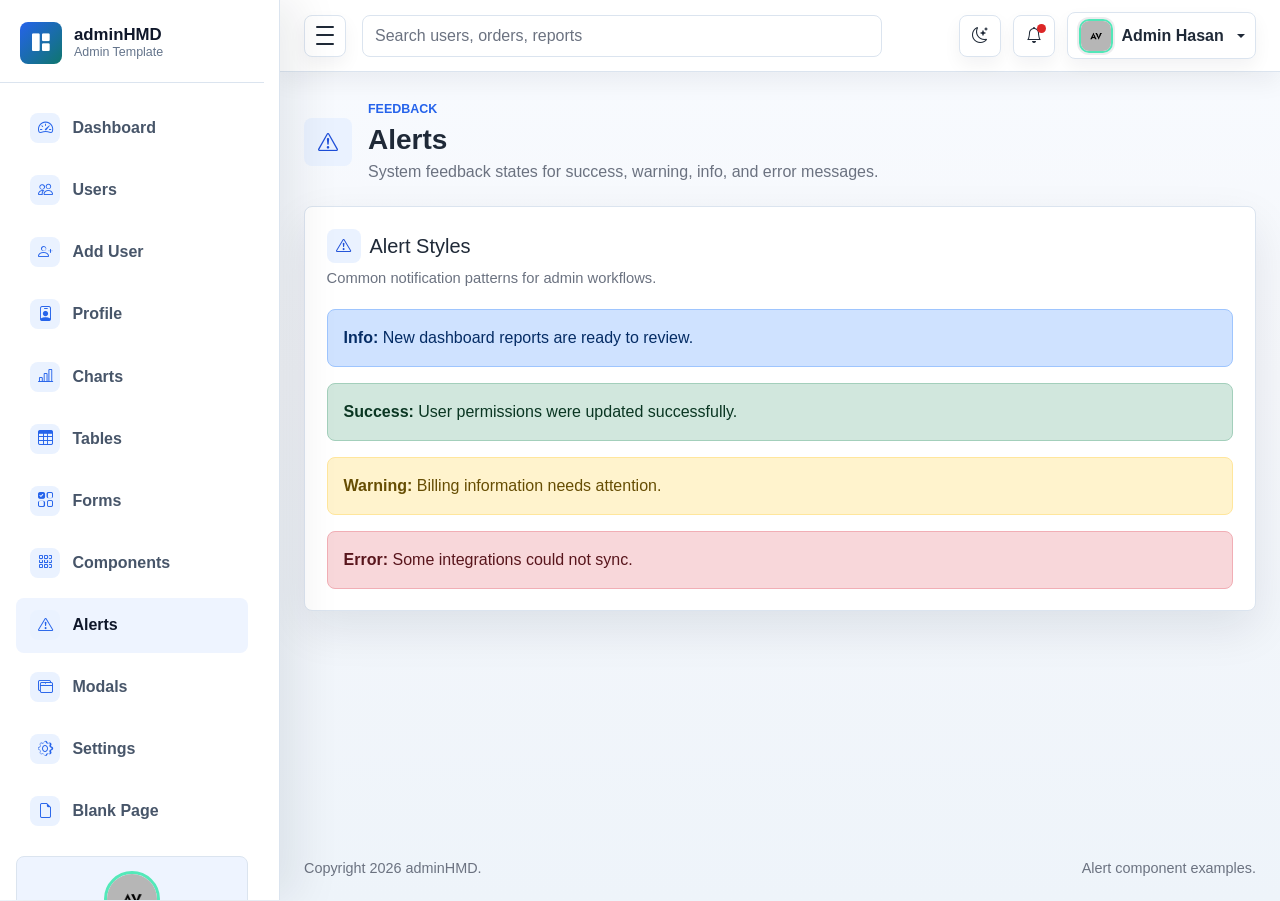
<file: adminHMD/html/alerts.html>
<!DOCTYPE html>
<html lang="en">
<head>
  <meta charset="UTF-8">
  <meta name="viewport" content="width=device-width, initial-scale=1.0">
  <meta name="description" content="adminHMD professional admin dashboard template">
  <title>Alerts | adminHMD</title>

  <link rel="stylesheet" href="../assets/css/bootstrap.min.css">
  <link rel="stylesheet" href="../assets/vendors/bootstrap-icons/bootstrap-icons.css">
  <link rel="stylesheet" href="../assets/css/style.css">
</head>

<body>
  <div class="admin-shell">
    <div class="sidebar-backdrop" data-sidebar-close></div>

    <aside class="admin-sidebar" id="adminSidebar" aria-label="Main navigation">
      <div class="sidebar-header">
        <a class="brand-mark" href="index.html" aria-label="adminHMD dashboard">
          <span class="brand-icon"><i class="bi bi-grid-1x2-fill" aria-hidden="true"></i></span>
          <span class="brand-copy">
            <span class="brand-title">adminHMD</span>
            <span class="brand-subtitle">Admin Template</span>
          </span>
        </a>
      </div>

      <nav class="sidebar-nav">
        <a class="nav-link" href="index.html">
          <span class="nav-icon"><i class="bi bi-speedometer2" aria-hidden="true"></i></span>
          <span class="nav-text">Dashboard</span>
        </a>
        <a class="nav-link" href="users.html">
          <span class="nav-icon"><i class="bi bi-people" aria-hidden="true"></i></span>
          <span class="nav-text">Users</span>
        </a>
        <a class="nav-link" href="add-user.html">
          <span class="nav-icon"><i class="bi bi-person-plus" aria-hidden="true"></i></span>
          <span class="nav-text">Add User</span>
        </a>
        <a class="nav-link" href="profile.html">
          <span class="nav-icon"><i class="bi bi-person-badge" aria-hidden="true"></i></span>
          <span class="nav-text">Profile</span>
        </a>
        <a class="nav-link" href="charts.html">
          <span class="nav-icon"><i class="bi bi-bar-chart-line" aria-hidden="true"></i></span>
          <span class="nav-text">Charts</span>
        </a>
        <a class="nav-link" href="tables.html">
          <span class="nav-icon"><i class="bi bi-table" aria-hidden="true"></i></span>
          <span class="nav-text">Tables</span>
        </a>
        <a class="nav-link" href="forms.html">
          <span class="nav-icon"><i class="bi bi-ui-checks-grid" aria-hidden="true"></i></span>
          <span class="nav-text">Forms</span>
        </a>
        <a class="nav-link" href="components.html">
          <span class="nav-icon"><i class="bi bi-grid-3x3-gap" aria-hidden="true"></i></span>
          <span class="nav-text">Components</span>
        </a>
        <a class="nav-link active" href="alerts.html" aria-current="page">
          <span class="nav-icon"><i class="bi bi-exclamation-triangle" aria-hidden="true"></i></span>
          <span class="nav-text">Alerts</span>
        </a>
        <a class="nav-link" href="modals.html">
          <span class="nav-icon"><i class="bi bi-window-stack" aria-hidden="true"></i></span>
          <span class="nav-text">Modals</span>
        </a>
        <a class="nav-link" href="settings.html">
          <span class="nav-icon"><i class="bi bi-gear" aria-hidden="true"></i></span>
          <span class="nav-text">Settings</span>
        </a>
        <a class="nav-link" href="blank.html">
          <span class="nav-icon"><i class="bi bi-file-earmark" aria-hidden="true"></i></span>
          <span class="nav-text">Blank Page</span>
        </a>
      </nav>

      <div class="sidebar-user">
        <img class="avatar-img avatar-md sidebar-user-avatar" src="../assets/images/avatar/avatar.jpg" alt="Admin Hasan">
        <strong>Admin Hasan</strong>
        <small>Active Workspace</small>
      </div>

      <div class="sidebar-footer">
        <span class="status-dot"></span>
        <span class="sidebar-footer-text">System running smoothly</span>
      </div>
    </aside>

    <div class="admin-main">
      <nav class="navbar admin-navbar navbar-expand bg-white">
        <div class="container-fluid px-3 px-lg-4">
          <button class="sidebar-toggle" type="button" data-sidebar-toggle aria-controls="adminSidebar" aria-expanded="true" aria-label="Toggle sidebar">
            <span></span>
            <span></span>
            <span></span>
          </button>

          <form class="d-none d-md-flex ms-3 flex-grow-1" role="search">
            <input class="form-control search-input" type="search" placeholder="Search users, orders, reports" aria-label="Search">
          </form>

          <div class="navbar-actions ms-auto">
            <button class="icon-button theme-toggle" type="button" data-theme-toggle aria-label="Switch color theme" title="Switch color theme">
              <i class="bi bi-moon-stars" data-theme-icon aria-hidden="true"></i>
            </button>
            <div class="dropdown">
              <button class="icon-button" type="button" data-bs-toggle="dropdown" aria-expanded="false" aria-label="Notifications">
                <span class="notification-dot"></span>
                <i class="bi bi-bell" aria-hidden="true"></i>
              </button>
              <div class="dropdown-menu dropdown-menu-end notification-menu">
                <div class="dropdown-header fw-bold text-body">Notifications</div>
                <a class="dropdown-item" href="users.html">
                  <span class="notification-title">New user registered</span>
                  <span class="notification-time">4 minutes ago</span>
                </a>
                <a class="dropdown-item" href="charts.html">
                  <span class="notification-title">Revenue target reached</span>
                  <span class="notification-time">32 minutes ago</span>
                </a>
                <a class="dropdown-item" href="settings.html">
                  <span class="notification-title">Security review completed</span>
                  <span class="notification-time">1 hour ago</span>
                </a>
              </div>
            </div>

            <div class="dropdown">
              <button class="profile-button dropdown-toggle" type="button" data-bs-toggle="dropdown" aria-expanded="false">
                <img class="avatar-img avatar-sm" src="../assets/images/avatar/avatar.jpg" alt="Admin Hasan">
                <span class="profile-name d-none d-sm-inline">Admin Hasan</span>
              </button>
              <ul class="dropdown-menu dropdown-menu-end">
                <li><a class="dropdown-item" href="profile.html">Profile</a></li>
                <li><a class="dropdown-item" href="settings.html">Account settings</a></li>
                <li><hr class="dropdown-divider"></li>
                <li><a class="dropdown-item" href="login.html">Sign out</a></li>
              </ul>
            </div>
          </div>
        </div>
      </nav>

      <main class="dashboard-content">
        <div class="container-fluid px-3 px-lg-4 py-4">
          <div class="page-heading">
            <div class="page-heading-copy">
              <span class="page-icon"><i class="bi bi-exclamation-triangle" aria-hidden="true"></i></span>
              <div>
                <p class="eyebrow mb-1">Feedback</p>
                <h1 class="h3 mb-1">Alerts</h1>
                <p class="text-muted mb-0">System feedback states for success, warning, info, and error messages.</p>
              </div>
            </div>
            
          </div>

          <section class="panel">
            <div class="panel-header"><div><h2 class="h5 mb-1 section-title"><i class="bi bi-exclamation-triangle" aria-hidden="true"></i><span>Alert Styles</span></h2><p class="text-muted mb-0">Common notification patterns for admin workflows.</p></div></div>
            <div class="alert alert-primary" role="alert"><strong>Info:</strong> New dashboard reports are ready to review.</div>
            <div class="alert alert-success" role="alert"><strong>Success:</strong> User permissions were updated successfully.</div>
            <div class="alert alert-warning" role="alert"><strong>Warning:</strong> Billing information needs attention.</div>
            <div class="alert alert-danger mb-0" role="alert"><strong>Error:</strong> Some integrations could not sync.</div>
          </section>
        </div>
      </main>

      <footer class="admin-footer">
        <div class="container-fluid px-3 px-lg-4">
          <span>Copyright 2026 adminHMD.</span>
          <span>Alert component examples.</span>
        </div>
      </footer>
    </div>
  </div>

  <script src="../assets/js/bootstrap.bundle.min.js"></script>
  <script src="../assets/js/main.js"></script>
</body>
</html>
</file>
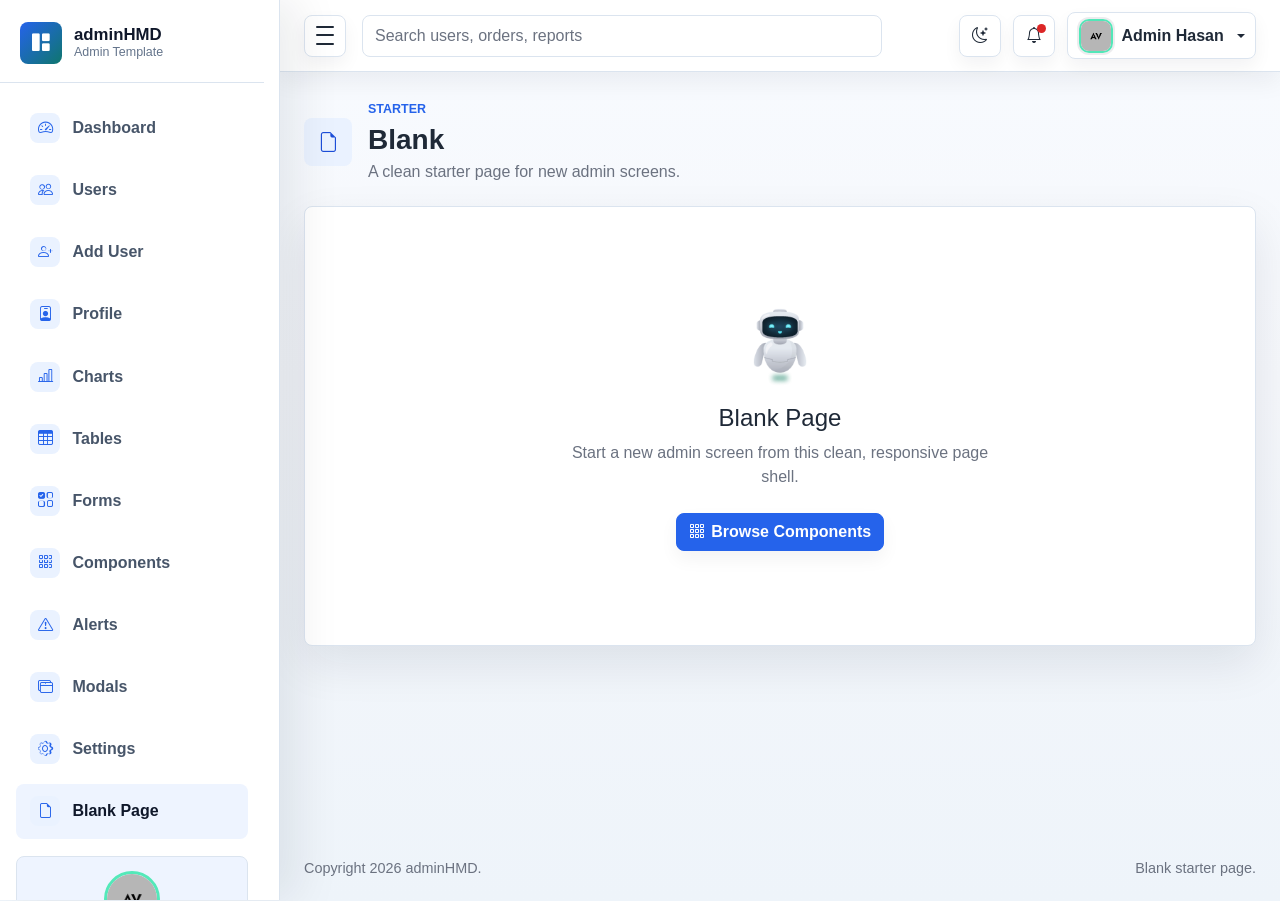
<file: adminHMD/html/blank.html>
<!DOCTYPE html>
<html lang="en">
<head>
  <meta charset="UTF-8">
  <meta name="viewport" content="width=device-width, initial-scale=1.0">
  <meta name="description" content="adminHMD professional admin dashboard template">
  <title>Blank | adminHMD</title>

  <link rel="stylesheet" href="../assets/css/bootstrap.min.css">
  <link rel="stylesheet" href="../assets/vendors/bootstrap-icons/bootstrap-icons.css">
  <link rel="stylesheet" href="../assets/css/style.css">
</head>

<body>
  <div class="admin-shell">
    <div class="sidebar-backdrop" data-sidebar-close></div>

    <aside class="admin-sidebar" id="adminSidebar" aria-label="Main navigation">
      <div class="sidebar-header">
        <a class="brand-mark" href="index.html" aria-label="adminHMD dashboard">
          <span class="brand-icon"><i class="bi bi-grid-1x2-fill" aria-hidden="true"></i></span>
          <span class="brand-copy">
            <span class="brand-title">adminHMD</span>
            <span class="brand-subtitle">Admin Template</span>
          </span>
        </a>
      </div>

      <nav class="sidebar-nav">
        <a class="nav-link" href="index.html">
          <span class="nav-icon"><i class="bi bi-speedometer2" aria-hidden="true"></i></span>
          <span class="nav-text">Dashboard</span>
        </a>
        <a class="nav-link" href="users.html">
          <span class="nav-icon"><i class="bi bi-people" aria-hidden="true"></i></span>
          <span class="nav-text">Users</span>
        </a>
        <a class="nav-link" href="add-user.html">
          <span class="nav-icon"><i class="bi bi-person-plus" aria-hidden="true"></i></span>
          <span class="nav-text">Add User</span>
        </a>
        <a class="nav-link" href="profile.html">
          <span class="nav-icon"><i class="bi bi-person-badge" aria-hidden="true"></i></span>
          <span class="nav-text">Profile</span>
        </a>
        <a class="nav-link" href="charts.html">
          <span class="nav-icon"><i class="bi bi-bar-chart-line" aria-hidden="true"></i></span>
          <span class="nav-text">Charts</span>
        </a>
        <a class="nav-link" href="tables.html">
          <span class="nav-icon"><i class="bi bi-table" aria-hidden="true"></i></span>
          <span class="nav-text">Tables</span>
        </a>
        <a class="nav-link" href="forms.html">
          <span class="nav-icon"><i class="bi bi-ui-checks-grid" aria-hidden="true"></i></span>
          <span class="nav-text">Forms</span>
        </a>
        <a class="nav-link" href="components.html">
          <span class="nav-icon"><i class="bi bi-grid-3x3-gap" aria-hidden="true"></i></span>
          <span class="nav-text">Components</span>
        </a>
        <a class="nav-link" href="alerts.html">
          <span class="nav-icon"><i class="bi bi-exclamation-triangle" aria-hidden="true"></i></span>
          <span class="nav-text">Alerts</span>
        </a>
        <a class="nav-link" href="modals.html">
          <span class="nav-icon"><i class="bi bi-window-stack" aria-hidden="true"></i></span>
          <span class="nav-text">Modals</span>
        </a>
        <a class="nav-link" href="settings.html">
          <span class="nav-icon"><i class="bi bi-gear" aria-hidden="true"></i></span>
          <span class="nav-text">Settings</span>
        </a>
        <a class="nav-link active" href="blank.html" aria-current="page">
          <span class="nav-icon"><i class="bi bi-file-earmark" aria-hidden="true"></i></span>
          <span class="nav-text">Blank Page</span>
        </a>
      </nav>

      <div class="sidebar-user">
        <img class="avatar-img avatar-md sidebar-user-avatar" src="../assets/images/avatar/avatar.jpg" alt="Admin Hasan">
        <strong>Admin Hasan</strong>
        <small>Active Workspace</small>
      </div>

      <div class="sidebar-footer">
        <span class="status-dot"></span>
        <span class="sidebar-footer-text">System running smoothly</span>
      </div>
    </aside>

    <div class="admin-main">
      <nav class="navbar admin-navbar navbar-expand bg-white">
        <div class="container-fluid px-3 px-lg-4">
          <button class="sidebar-toggle" type="button" data-sidebar-toggle aria-controls="adminSidebar" aria-expanded="true" aria-label="Toggle sidebar">
            <span></span>
            <span></span>
            <span></span>
          </button>

          <form class="d-none d-md-flex ms-3 flex-grow-1" role="search">
            <input class="form-control search-input" type="search" placeholder="Search users, orders, reports" aria-label="Search">
          </form>

          <div class="navbar-actions ms-auto">
            <button class="icon-button theme-toggle" type="button" data-theme-toggle aria-label="Switch color theme" title="Switch color theme">
              <i class="bi bi-moon-stars" data-theme-icon aria-hidden="true"></i>
            </button>
            <div class="dropdown">
              <button class="icon-button" type="button" data-bs-toggle="dropdown" aria-expanded="false" aria-label="Notifications">
                <span class="notification-dot"></span>
                <i class="bi bi-bell" aria-hidden="true"></i>
              </button>
              <div class="dropdown-menu dropdown-menu-end notification-menu">
                <div class="dropdown-header fw-bold text-body">Notifications</div>
                <a class="dropdown-item" href="users.html">
                  <span class="notification-title">New user registered</span>
                  <span class="notification-time">4 minutes ago</span>
                </a>
                <a class="dropdown-item" href="charts.html">
                  <span class="notification-title">Revenue target reached</span>
                  <span class="notification-time">32 minutes ago</span>
                </a>
                <a class="dropdown-item" href="settings.html">
                  <span class="notification-title">Security review completed</span>
                  <span class="notification-time">1 hour ago</span>
                </a>
              </div>
            </div>

            <div class="dropdown">
              <button class="profile-button dropdown-toggle" type="button" data-bs-toggle="dropdown" aria-expanded="false">
                <img class="avatar-img avatar-sm" src="../assets/images/avatar/avatar.jpg" alt="Admin Hasan">
                <span class="profile-name d-none d-sm-inline">Admin Hasan</span>
              </button>
              <ul class="dropdown-menu dropdown-menu-end">
                <li><a class="dropdown-item" href="profile.html">Profile</a></li>
                <li><a class="dropdown-item" href="settings.html">Account settings</a></li>
                <li><hr class="dropdown-divider"></li>
                <li><a class="dropdown-item" href="login.html">Sign out</a></li>
              </ul>
            </div>
          </div>
        </div>
      </nav>

      <main class="dashboard-content">
        <div class="container-fluid px-3 px-lg-4 py-4">
          <div class="page-heading">
            <div class="page-heading-copy">
              <span class="page-icon"><i class="bi bi-file-earmark" aria-hidden="true"></i></span>
              <div>
                <p class="eyebrow mb-1">Starter</p>
                <h1 class="h3 mb-1">Blank</h1>
                <p class="text-muted mb-0">A clean starter page for new admin screens.</p>
              </div>
            </div>
            
          </div>

          <section class="panel blank-panel">
            <div class="blank-state">
              <img class="blank-visual" src="../assets/images/png/dasher-ai.png" alt="adminHMD assistant visual">
              <h2 class="h4 mb-2">Blank Page</h2>
              <p class="text-muted mb-4">Start a new admin screen from this clean, responsive page shell.</p>
              <a class="btn btn-primary" href="components.html"><i class="bi bi-grid-3x3-gap" aria-hidden="true"></i> Browse Components</a>
            </div>
          </section>
        </div>
      </main>

      <footer class="admin-footer">
        <div class="container-fluid px-3 px-lg-4">
          <span>Copyright 2026 adminHMD.</span>
          <span>Blank starter page.</span>
        </div>
      </footer>
    </div>
  </div>

  <script src="../assets/js/bootstrap.bundle.min.js"></script>
  <script src="../assets/js/main.js"></script>
</body>
</html>
</file>
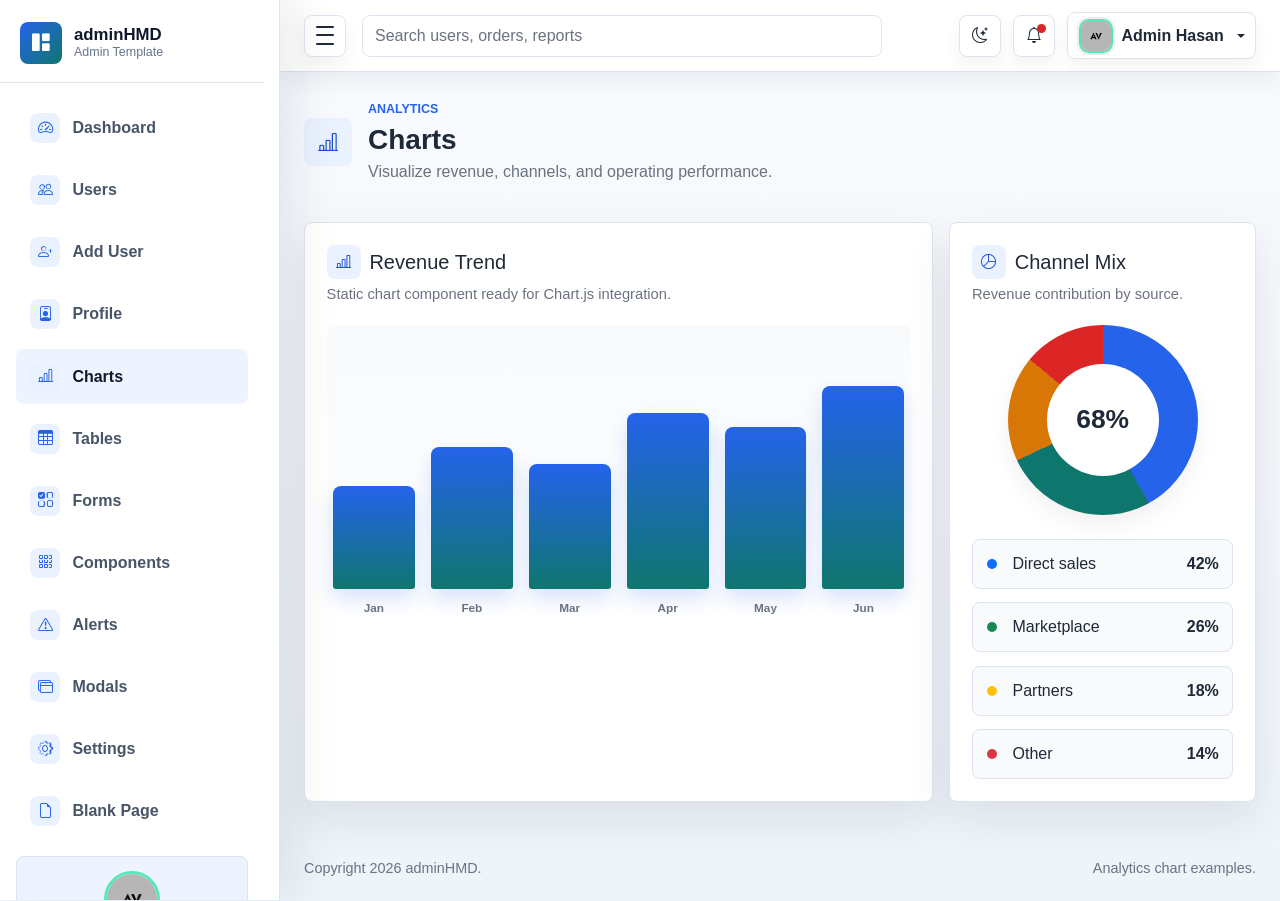
<file: adminHMD/html/charts.html>
<!DOCTYPE html>
<html lang="en">
<head>
  <meta charset="UTF-8">
  <meta name="viewport" content="width=device-width, initial-scale=1.0">
  <meta name="description" content="adminHMD professional admin dashboard template">
  <title>Charts | adminHMD</title>

  <link rel="stylesheet" href="../assets/css/bootstrap.min.css">
  <link rel="stylesheet" href="../assets/vendors/bootstrap-icons/bootstrap-icons.css">
  <link rel="stylesheet" href="../assets/css/style.css">
</head>

<body>
  <div class="admin-shell">
    <div class="sidebar-backdrop" data-sidebar-close></div>

    <aside class="admin-sidebar" id="adminSidebar" aria-label="Main navigation">
      <div class="sidebar-header">
        <a class="brand-mark" href="index.html" aria-label="adminHMD dashboard">
          <span class="brand-icon"><i class="bi bi-grid-1x2-fill" aria-hidden="true"></i></span>
          <span class="brand-copy">
            <span class="brand-title">adminHMD</span>
            <span class="brand-subtitle">Admin Template</span>
          </span>
        </a>
      </div>

      <nav class="sidebar-nav">
        <a class="nav-link" href="index.html">
          <span class="nav-icon"><i class="bi bi-speedometer2" aria-hidden="true"></i></span>
          <span class="nav-text">Dashboard</span>
        </a>
        <a class="nav-link" href="users.html">
          <span class="nav-icon"><i class="bi bi-people" aria-hidden="true"></i></span>
          <span class="nav-text">Users</span>
        </a>
        <a class="nav-link" href="add-user.html">
          <span class="nav-icon"><i class="bi bi-person-plus" aria-hidden="true"></i></span>
          <span class="nav-text">Add User</span>
        </a>
        <a class="nav-link" href="profile.html">
          <span class="nav-icon"><i class="bi bi-person-badge" aria-hidden="true"></i></span>
          <span class="nav-text">Profile</span>
        </a>
        <a class="nav-link active" href="charts.html" aria-current="page">
          <span class="nav-icon"><i class="bi bi-bar-chart-line" aria-hidden="true"></i></span>
          <span class="nav-text">Charts</span>
        </a>
        <a class="nav-link" href="tables.html">
          <span class="nav-icon"><i class="bi bi-table" aria-hidden="true"></i></span>
          <span class="nav-text">Tables</span>
        </a>
        <a class="nav-link" href="forms.html">
          <span class="nav-icon"><i class="bi bi-ui-checks-grid" aria-hidden="true"></i></span>
          <span class="nav-text">Forms</span>
        </a>
        <a class="nav-link" href="components.html">
          <span class="nav-icon"><i class="bi bi-grid-3x3-gap" aria-hidden="true"></i></span>
          <span class="nav-text">Components</span>
        </a>
        <a class="nav-link" href="alerts.html">
          <span class="nav-icon"><i class="bi bi-exclamation-triangle" aria-hidden="true"></i></span>
          <span class="nav-text">Alerts</span>
        </a>
        <a class="nav-link" href="modals.html">
          <span class="nav-icon"><i class="bi bi-window-stack" aria-hidden="true"></i></span>
          <span class="nav-text">Modals</span>
        </a>
        <a class="nav-link" href="settings.html">
          <span class="nav-icon"><i class="bi bi-gear" aria-hidden="true"></i></span>
          <span class="nav-text">Settings</span>
        </a>
        <a class="nav-link" href="blank.html">
          <span class="nav-icon"><i class="bi bi-file-earmark" aria-hidden="true"></i></span>
          <span class="nav-text">Blank Page</span>
        </a>
      </nav>

      <div class="sidebar-user">
        <img class="avatar-img avatar-md sidebar-user-avatar" src="../assets/images/avatar/avatar.jpg" alt="Admin Hasan">
        <strong>Admin Hasan</strong>
        <small>Active Workspace</small>
      </div>

      <div class="sidebar-footer">
        <span class="status-dot"></span>
        <span class="sidebar-footer-text">System running smoothly</span>
      </div>
    </aside>

    <div class="admin-main">
      <nav class="navbar admin-navbar navbar-expand bg-white">
        <div class="container-fluid px-3 px-lg-4">
          <button class="sidebar-toggle" type="button" data-sidebar-toggle aria-controls="adminSidebar" aria-expanded="true" aria-label="Toggle sidebar">
            <span></span>
            <span></span>
            <span></span>
          </button>

          <form class="d-none d-md-flex ms-3 flex-grow-1" role="search">
            <input class="form-control search-input" type="search" placeholder="Search users, orders, reports" aria-label="Search">
          </form>

          <div class="navbar-actions ms-auto">
            <button class="icon-button theme-toggle" type="button" data-theme-toggle aria-label="Switch color theme" title="Switch color theme">
              <i class="bi bi-moon-stars" data-theme-icon aria-hidden="true"></i>
            </button>
            <div class="dropdown">
              <button class="icon-button" type="button" data-bs-toggle="dropdown" aria-expanded="false" aria-label="Notifications">
                <span class="notification-dot"></span>
                <i class="bi bi-bell" aria-hidden="true"></i>
              </button>
              <div class="dropdown-menu dropdown-menu-end notification-menu">
                <div class="dropdown-header fw-bold text-body">Notifications</div>
                <a class="dropdown-item" href="users.html">
                  <span class="notification-title">New user registered</span>
                  <span class="notification-time">4 minutes ago</span>
                </a>
                <a class="dropdown-item" href="charts.html">
                  <span class="notification-title">Revenue target reached</span>
                  <span class="notification-time">32 minutes ago</span>
                </a>
                <a class="dropdown-item" href="settings.html">
                  <span class="notification-title">Security review completed</span>
                  <span class="notification-time">1 hour ago</span>
                </a>
              </div>
            </div>

            <div class="dropdown">
              <button class="profile-button dropdown-toggle" type="button" data-bs-toggle="dropdown" aria-expanded="false">
                <img class="avatar-img avatar-sm" src="../assets/images/avatar/avatar.jpg" alt="Admin Hasan">
                <span class="profile-name d-none d-sm-inline">Admin Hasan</span>
              </button>
              <ul class="dropdown-menu dropdown-menu-end">
                <li><a class="dropdown-item" href="profile.html">Profile</a></li>
                <li><a class="dropdown-item" href="settings.html">Account settings</a></li>
                <li><hr class="dropdown-divider"></li>
                <li><a class="dropdown-item" href="login.html">Sign out</a></li>
              </ul>
            </div>
          </div>
        </div>
      </nav>

      <main class="dashboard-content">
        <div class="container-fluid px-3 px-lg-4 py-4">
          <div class="page-heading">
            <div class="page-heading-copy">
              <span class="page-icon"><i class="bi bi-bar-chart-line" aria-hidden="true"></i></span>
              <div>
                <p class="eyebrow mb-1">Analytics</p>
                <h1 class="h3 mb-1">Charts</h1>
                <p class="text-muted mb-0">Visualize revenue, channels, and operating performance.</p>
              </div>
            </div>
            
          </div>

          <section class="row g-3 mt-1">
            <div class="col-12 col-xl-8">
              <div class="panel h-100">
                <div class="panel-header"><div><h2 class="h5 mb-1 section-title"><i class="bi bi-bar-chart-line" aria-hidden="true"></i><span>Revenue Trend</span></h2><p class="text-muted mb-0">Static chart component ready for Chart.js integration.</p></div></div>
                <div class="chart-bars" aria-label="Revenue chart"><div class="chart-column bar-42"><span></span><small>Jan</small></div><div class="chart-column bar-58"><span></span><small>Feb</small></div><div class="chart-column bar-51"><span></span><small>Mar</small></div><div class="chart-column bar-72"><span></span><small>Apr</small></div><div class="chart-column bar-66"><span></span><small>May</small></div><div class="chart-column bar-83"><span></span><small>Jun</small></div></div>
              </div>
            </div>
            <div class="col-12 col-xl-4">
              <div class="panel h-100">
                <div class="panel-header"><div><h2 class="h5 mb-1 section-title"><i class="bi bi-pie-chart" aria-hidden="true"></i><span>Channel Mix</span></h2><p class="text-muted mb-0">Revenue contribution by source.</p></div></div>
                <div class="donut-chart mx-auto"><span>68%</span></div>
                <div class="legend-list mt-4"><div><span class="legend-dot bg-primary"></span>Direct sales<strong>42%</strong></div><div><span class="legend-dot bg-success"></span>Marketplace<strong>26%</strong></div><div><span class="legend-dot bg-warning"></span>Partners<strong>18%</strong></div><div><span class="legend-dot bg-danger"></span>Other<strong>14%</strong></div></div>
              </div>
            </div>
          </section>
        </div>
      </main>

      <footer class="admin-footer">
        <div class="container-fluid px-3 px-lg-4">
          <span>Copyright 2026 adminHMD.</span>
          <span>Analytics chart examples.</span>
        </div>
      </footer>
    </div>
  </div>

  <script src="../assets/js/bootstrap.bundle.min.js"></script>
  <script src="../assets/js/main.js"></script>
</body>
</html>
</file>
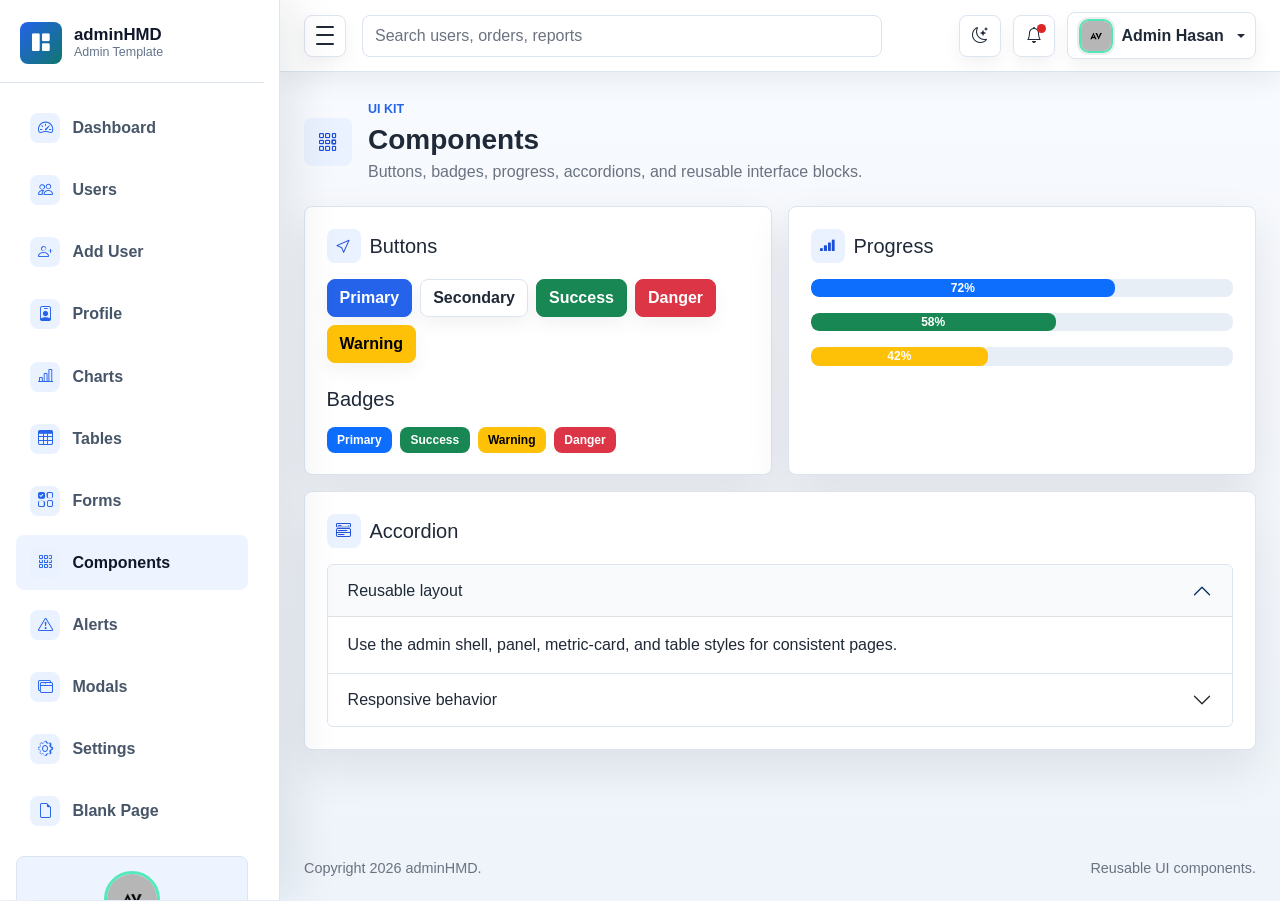
<file: adminHMD/html/components.html>
<!DOCTYPE html>
<html lang="en">
<head>
  <meta charset="UTF-8">
  <meta name="viewport" content="width=device-width, initial-scale=1.0">
  <meta name="description" content="adminHMD professional admin dashboard template">
  <title>Components | adminHMD</title>

  <link rel="stylesheet" href="../assets/css/bootstrap.min.css">
  <link rel="stylesheet" href="../assets/vendors/bootstrap-icons/bootstrap-icons.css">
  <link rel="stylesheet" href="../assets/css/style.css">
</head>

<body>
  <div class="admin-shell">
    <div class="sidebar-backdrop" data-sidebar-close></div>

    <aside class="admin-sidebar" id="adminSidebar" aria-label="Main navigation">
      <div class="sidebar-header">
        <a class="brand-mark" href="index.html" aria-label="adminHMD dashboard">
          <span class="brand-icon"><i class="bi bi-grid-1x2-fill" aria-hidden="true"></i></span>
          <span class="brand-copy">
            <span class="brand-title">adminHMD</span>
            <span class="brand-subtitle">Admin Template</span>
          </span>
        </a>
      </div>

      <nav class="sidebar-nav">
        <a class="nav-link" href="index.html">
          <span class="nav-icon"><i class="bi bi-speedometer2" aria-hidden="true"></i></span>
          <span class="nav-text">Dashboard</span>
        </a>
        <a class="nav-link" href="users.html">
          <span class="nav-icon"><i class="bi bi-people" aria-hidden="true"></i></span>
          <span class="nav-text">Users</span>
        </a>
        <a class="nav-link" href="add-user.html">
          <span class="nav-icon"><i class="bi bi-person-plus" aria-hidden="true"></i></span>
          <span class="nav-text">Add User</span>
        </a>
        <a class="nav-link" href="profile.html">
          <span class="nav-icon"><i class="bi bi-person-badge" aria-hidden="true"></i></span>
          <span class="nav-text">Profile</span>
        </a>
        <a class="nav-link" href="charts.html">
          <span class="nav-icon"><i class="bi bi-bar-chart-line" aria-hidden="true"></i></span>
          <span class="nav-text">Charts</span>
        </a>
        <a class="nav-link" href="tables.html">
          <span class="nav-icon"><i class="bi bi-table" aria-hidden="true"></i></span>
          <span class="nav-text">Tables</span>
        </a>
        <a class="nav-link" href="forms.html">
          <span class="nav-icon"><i class="bi bi-ui-checks-grid" aria-hidden="true"></i></span>
          <span class="nav-text">Forms</span>
        </a>
        <a class="nav-link active" href="components.html" aria-current="page">
          <span class="nav-icon"><i class="bi bi-grid-3x3-gap" aria-hidden="true"></i></span>
          <span class="nav-text">Components</span>
        </a>
        <a class="nav-link" href="alerts.html">
          <span class="nav-icon"><i class="bi bi-exclamation-triangle" aria-hidden="true"></i></span>
          <span class="nav-text">Alerts</span>
        </a>
        <a class="nav-link" href="modals.html">
          <span class="nav-icon"><i class="bi bi-window-stack" aria-hidden="true"></i></span>
          <span class="nav-text">Modals</span>
        </a>
        <a class="nav-link" href="settings.html">
          <span class="nav-icon"><i class="bi bi-gear" aria-hidden="true"></i></span>
          <span class="nav-text">Settings</span>
        </a>
        <a class="nav-link" href="blank.html">
          <span class="nav-icon"><i class="bi bi-file-earmark" aria-hidden="true"></i></span>
          <span class="nav-text">Blank Page</span>
        </a>
      </nav>

      <div class="sidebar-user">
        <img class="avatar-img avatar-md sidebar-user-avatar" src="../assets/images/avatar/avatar.jpg" alt="Admin Hasan">
        <strong>Admin Hasan</strong>
        <small>Active Workspace</small>
      </div>

      <div class="sidebar-footer">
        <span class="status-dot"></span>
        <span class="sidebar-footer-text">System running smoothly</span>
      </div>
    </aside>

    <div class="admin-main">
      <nav class="navbar admin-navbar navbar-expand bg-white">
        <div class="container-fluid px-3 px-lg-4">
          <button class="sidebar-toggle" type="button" data-sidebar-toggle aria-controls="adminSidebar" aria-expanded="true" aria-label="Toggle sidebar">
            <span></span>
            <span></span>
            <span></span>
          </button>

          <form class="d-none d-md-flex ms-3 flex-grow-1" role="search">
            <input class="form-control search-input" type="search" placeholder="Search users, orders, reports" aria-label="Search">
          </form>

          <div class="navbar-actions ms-auto">
            <button class="icon-button theme-toggle" type="button" data-theme-toggle aria-label="Switch color theme" title="Switch color theme">
              <i class="bi bi-moon-stars" data-theme-icon aria-hidden="true"></i>
            </button>
            <div class="dropdown">
              <button class="icon-button" type="button" data-bs-toggle="dropdown" aria-expanded="false" aria-label="Notifications">
                <span class="notification-dot"></span>
                <i class="bi bi-bell" aria-hidden="true"></i>
              </button>
              <div class="dropdown-menu dropdown-menu-end notification-menu">
                <div class="dropdown-header fw-bold text-body">Notifications</div>
                <a class="dropdown-item" href="users.html">
                  <span class="notification-title">New user registered</span>
                  <span class="notification-time">4 minutes ago</span>
                </a>
                <a class="dropdown-item" href="charts.html">
                  <span class="notification-title">Revenue target reached</span>
                  <span class="notification-time">32 minutes ago</span>
                </a>
                <a class="dropdown-item" href="settings.html">
                  <span class="notification-title">Security review completed</span>
                  <span class="notification-time">1 hour ago</span>
                </a>
              </div>
            </div>

            <div class="dropdown">
              <button class="profile-button dropdown-toggle" type="button" data-bs-toggle="dropdown" aria-expanded="false">
                <img class="avatar-img avatar-sm" src="../assets/images/avatar/avatar.jpg" alt="Admin Hasan">
                <span class="profile-name d-none d-sm-inline">Admin Hasan</span>
              </button>
              <ul class="dropdown-menu dropdown-menu-end">
                <li><a class="dropdown-item" href="profile.html">Profile</a></li>
                <li><a class="dropdown-item" href="settings.html">Account settings</a></li>
                <li><hr class="dropdown-divider"></li>
                <li><a class="dropdown-item" href="login.html">Sign out</a></li>
              </ul>
            </div>
          </div>
        </div>
      </nav>

      <main class="dashboard-content">
        <div class="container-fluid px-3 px-lg-4 py-4">
          <div class="page-heading">
            <div class="page-heading-copy">
              <span class="page-icon"><i class="bi bi-grid-3x3-gap" aria-hidden="true"></i></span>
              <div>
                <p class="eyebrow mb-1">UI Kit</p>
                <h1 class="h3 mb-1">Components</h1>
                <p class="text-muted mb-0">Buttons, badges, progress, accordions, and reusable interface blocks.</p>
              </div>
            </div>
            
          </div>

          <section class="row g-3">
            <div class="col-12 col-xl-6"><div class="panel h-100"><h2 class="h5 mb-3 section-title"><i class="bi bi-cursor" aria-hidden="true"></i><span>Buttons</span></h2><div class="d-flex flex-wrap gap-2"><button class="btn btn-primary" type="button">Primary</button><button class="btn btn-outline-secondary" type="button">Secondary</button><button class="btn btn-success" type="button">Success</button><button class="btn btn-danger" type="button">Danger</button><button class="btn btn-warning" type="button">Warning</button></div><h2 class="h5 mt-4 mb-3">Badges</h2><div class="d-flex flex-wrap gap-2"><span class="badge text-bg-primary">Primary</span><span class="badge text-bg-success">Success</span><span class="badge text-bg-warning">Warning</span><span class="badge text-bg-danger">Danger</span></div></div></div>
            <div class="col-12 col-xl-6"><div class="panel h-100"><h2 class="h5 mb-3 section-title"><i class="bi bi-reception-4" aria-hidden="true"></i><span>Progress</span></h2><div class="progress mb-3"><div class="progress-bar progress-72" role="progressbar" aria-valuenow="72" aria-valuemin="0" aria-valuemax="100">72%</div></div><div class="progress mb-3"><div class="progress-bar bg-success progress-58" role="progressbar" aria-valuenow="58" aria-valuemin="0" aria-valuemax="100">58%</div></div><div class="progress"><div class="progress-bar bg-warning progress-42" role="progressbar" aria-valuenow="42" aria-valuemin="0" aria-valuemax="100">42%</div></div></div></div>
            <div class="col-12"><div class="panel"><h2 class="h5 mb-3 section-title"><i class="bi bi-menu-button-wide" aria-hidden="true"></i><span>Accordion</span></h2><div class="accordion" id="componentAccordion"><div class="accordion-item"><h3 class="accordion-header"><button class="accordion-button" type="button" data-bs-toggle="collapse" data-bs-target="#collapseOne" aria-expanded="true" aria-controls="collapseOne">Reusable layout</button></h3><div id="collapseOne" class="accordion-collapse collapse show" data-bs-parent="#componentAccordion"><div class="accordion-body">Use the admin shell, panel, metric-card, and table styles for consistent pages.</div></div></div><div class="accordion-item"><h3 class="accordion-header"><button class="accordion-button collapsed" type="button" data-bs-toggle="collapse" data-bs-target="#collapseTwo" aria-expanded="false" aria-controls="collapseTwo">Responsive behavior</button></h3><div id="collapseTwo" class="accordion-collapse collapse" data-bs-parent="#componentAccordion"><div class="accordion-body">The sidebar becomes a mobile overlay and a compact mini sidebar on desktop.</div></div></div></div></div></div>
          </section>
        </div>
      </main>

      <footer class="admin-footer">
        <div class="container-fluid px-3 px-lg-4">
          <span>Copyright 2026 adminHMD.</span>
          <span>Reusable UI components.</span>
        </div>
      </footer>
    </div>
  </div>

  <script src="../assets/js/bootstrap.bundle.min.js"></script>
  <script src="../assets/js/main.js"></script>
</body>
</html>
</file>
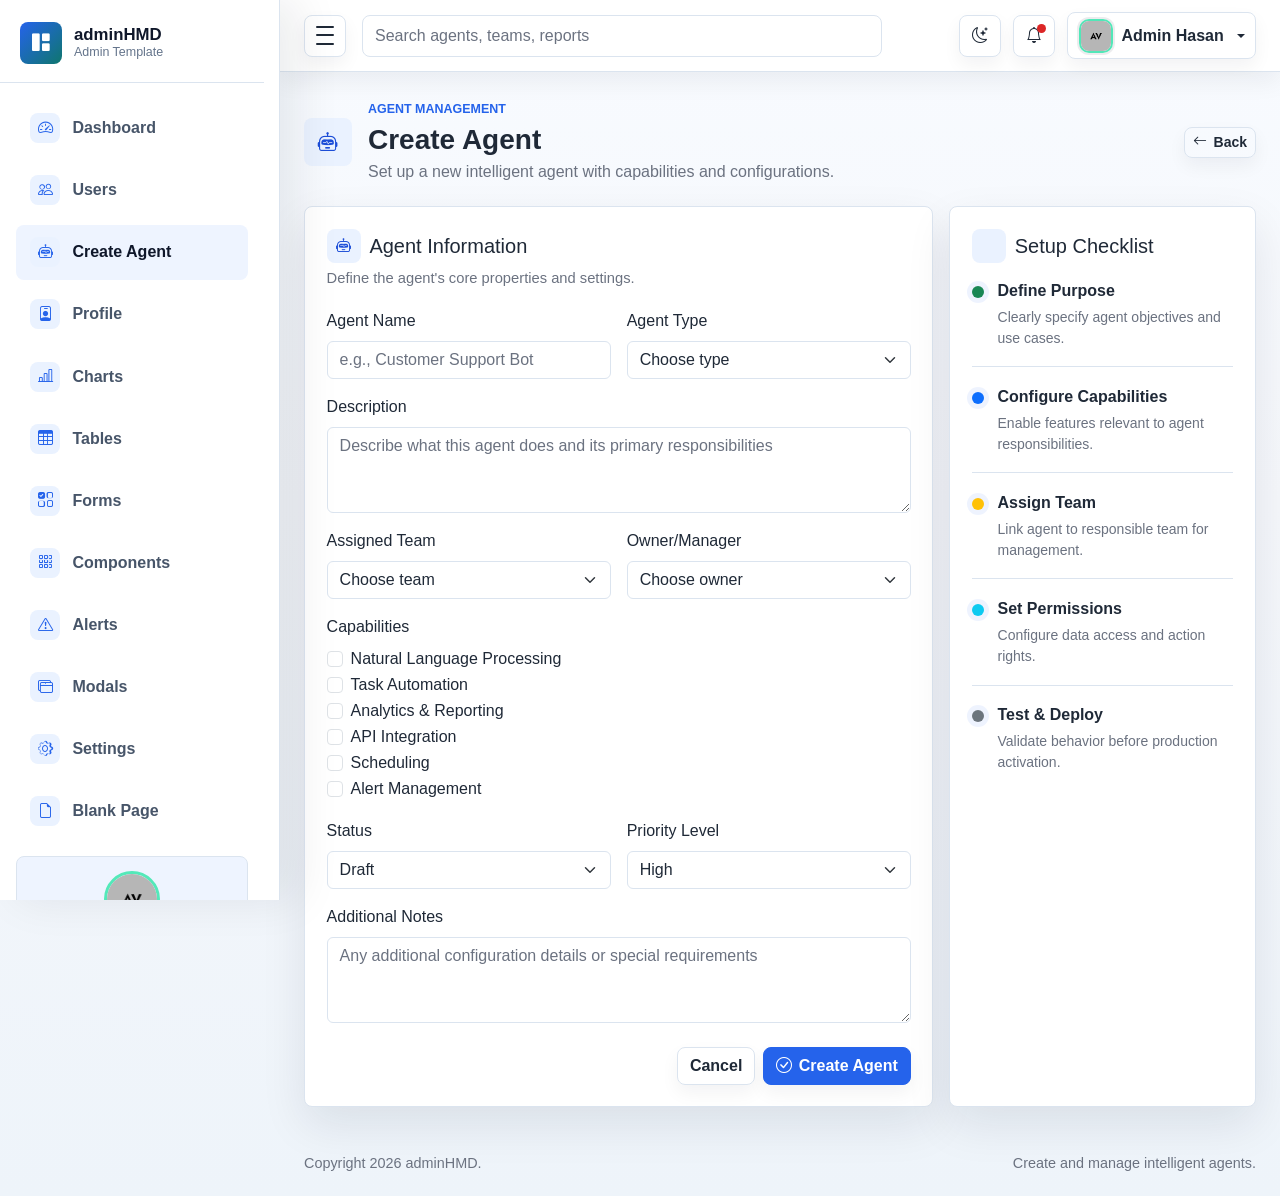
<file: adminHMD/html/create-agent.html>
<!DOCTYPE html>
<html lang="en">
<head>
  <meta charset="UTF-8">
  <meta name="viewport" content="width=device-width, initial-scale=1.0">
  <meta name="description" content="adminHMD professional admin dashboard template">
  <title>Create Agent | adminHMD</title>

  <link rel="stylesheet" href="../assets/css/bootstrap.min.css">
  <link rel="stylesheet" href="../assets/vendors/bootstrap-icons/bootstrap-icons.css">
  <link rel="stylesheet" href="../assets/css/style.css">
</head>

<body>
  <div class="admin-shell">
    <div class="sidebar-backdrop" data-sidebar-close></div>

    <aside class="admin-sidebar" id="adminSidebar" aria-label="Main navigation">
      <div class="sidebar-header">
        <a class="brand-mark" href="index.html" aria-label="adminHMD dashboard">
          <span class="brand-icon"><i class="bi bi-grid-1x2-fill" aria-hidden="true"></i></span>
          <span class="brand-copy">
            <span class="brand-title">adminHMD</span>
            <span class="brand-subtitle">Admin Template</span>
          </span>
        </a>
      </div>

      <nav class="sidebar-nav">
        <a class="nav-link" href="index.html">
          <span class="nav-icon"><i class="bi bi-speedometer2" aria-hidden="true"></i></span>
          <span class="nav-text">Dashboard</span>
        </a>
        <a class="nav-link" href="users.html">
          <span class="nav-icon"><i class="bi bi-people" aria-hidden="true"></i></span>
          <span class="nav-text">Users</span>
        </a>
        <a class="nav-link active" href="create-agent.html" aria-current="page">
          <span class="nav-icon"><i class="bi bi-robot" aria-hidden="true"></i></span>
          <span class="nav-text">Create Agent</span>
        </a>
        <a class="nav-link" href="profile.html">
          <span class="nav-icon"><i class="bi bi-person-badge" aria-hidden="true"></i></span>
          <span class="nav-text">Profile</span>
        </a>
        <a class="nav-link" href="charts.html">
          <span class="nav-icon"><i class="bi bi-bar-chart-line" aria-hidden="true"></i></span>
          <span class="nav-text">Charts</span>
        </a>
        <a class="nav-link" href="tables.html">
          <span class="nav-icon"><i class="bi bi-table" aria-hidden="true"></i></span>
          <span class="nav-text">Tables</span>
        </a>
        <a class="nav-link" href="forms.html">
          <span class="nav-icon"><i class="bi bi-ui-checks-grid" aria-hidden="true"></i></span>
          <span class="nav-text">Forms</span>
        </a>
        <a class="nav-link" href="components.html">
          <span class="nav-icon"><i class="bi bi-grid-3x3-gap" aria-hidden="true"></i></span>
          <span class="nav-text">Components</span>
        </a>
        <a class="nav-link" href="alerts.html">
          <span class="nav-icon"><i class="bi bi-exclamation-triangle" aria-hidden="true"></i></span>
          <span class="nav-text">Alerts</span>
        </a>
        <a class="nav-link" href="modals.html">
          <span class="nav-icon"><i class="bi bi-window-stack" aria-hidden="true"></i></span>
          <span class="nav-text">Modals</span>
        </a>
        <a class="nav-link" href="settings.html">
          <span class="nav-icon"><i class="bi bi-gear" aria-hidden="true"></i></span>
          <span class="nav-text">Settings</span>
        </a>
        <a class="nav-link" href="blank.html">
          <span class="nav-icon"><i class="bi bi-file-earmark" aria-hidden="true"></i></span>
          <span class="nav-text">Blank Page</span>
        </a>
      </nav>

      <div class="sidebar-user">
        <img class="avatar-img avatar-md sidebar-user-avatar" src="../assets/images/avatar/avatar.jpg" alt="Admin Hasan">
        <strong>Admin Hasan</strong>
        <small>Active Workspace</small>
      </div>

      <div class="sidebar-footer">
        <span class="status-dot"></span>
        <span class="sidebar-footer-text">System running smoothly</span>
      </div>
    </aside>

    <div class="admin-main">
      <nav class="navbar admin-navbar navbar-expand bg-white">
        <div class="container-fluid px-3 px-lg-4">
          <button class="sidebar-toggle" type="button" data-sidebar-toggle aria-controls="adminSidebar" aria-expanded="true" aria-label="Toggle sidebar">
            <span></span>
            <span></span>
            <span></span>
          </button>

          <form class="d-none d-md-flex ms-3 flex-grow-1" role="search">
            <input class="form-control search-input" type="search" placeholder="Search agents, teams, reports" aria-label="Search">
          </form>

          <div class="navbar-actions ms-auto">
            <button class="icon-button theme-toggle" type="button" data-theme-toggle aria-label="Switch color theme" title="Switch color theme">
              <i class="bi bi-moon-stars" data-theme-icon aria-hidden="true"></i>
            </button>
            <div class="dropdown">
              <button class="icon-button" type="button" data-bs-toggle="dropdown" aria-expanded="false" aria-label="Notifications">
                <span class="notification-dot"></span>
                <i class="bi bi-bell" aria-hidden="true"></i>
              </button>
              <div class="dropdown-menu dropdown-menu-end notification-menu">
                <div class="dropdown-header fw-bold text-body">Notifications</div>
                <a class="dropdown-item" href="users.html">
                  <span class="notification-title">Agent created successfully</span>
                  <span class="notification-time">2 minutes ago</span>
                </a>
                <a class="dropdown-item" href="charts.html">
                  <span class="notification-title">Agent performance updated</span>
                  <span class="notification-time">15 minutes ago</span>
                </a>
                <a class="dropdown-item" href="settings.html">
                  <span class="notification-title">New agent template available</span>
                  <span class="notification-time">1 hour ago</span>
                </a>
              </div>
            </div>

            <div class="dropdown">
              <button class="profile-button dropdown-toggle" type="button" data-bs-toggle="dropdown" aria-expanded="false">
                <img class="avatar-img avatar-sm" src="../assets/images/avatar/avatar.jpg" alt="Admin Hasan">
                <span class="profile-name d-none d-sm-inline">Admin Hasan</span>
              </button>
              <ul class="dropdown-menu dropdown-menu-end">
                <li><a class="dropdown-item" href="profile.html">Profile</a></li>
                <li><a class="dropdown-item" href="settings.html">Account settings</a></li>
                <li><hr class="dropdown-divider"></li>
                <li><a class="dropdown-item" href="login.html">Sign out</a></li>
              </ul>
            </div>
          </div>
        </div>
      </nav>

      <main class="dashboard-content">
        <div class="container-fluid px-3 px-lg-4 py-4">
          <div class="page-heading">
            <div class="page-heading-copy">
              <span class="page-icon"><i class="bi bi-robot" aria-hidden="true"></i></span>
              <div>
                <p class="eyebrow mb-1">Agent Management</p>
                <h1 class="h3 mb-1">Create Agent</h1>
                <p class="text-muted mb-0">Set up a new intelligent agent with capabilities and configurations.</p>
              </div>
            </div>
            <div class="heading-actions"><a class="btn btn-outline-secondary btn-sm" href="users.html"><i class="bi bi-arrow-left" aria-hidden="true"></i> Back</a></div>
          </div>

          <section class="row g-3">
            <div class="col-12 col-xl-8">
              <form class="panel needs-validation" novalidate>
                <div class="panel-header"><div><h2 class="h5 mb-1 section-title"><i class="bi bi-robot" aria-hidden="true"></i><span>Agent Information</span></h2><p class="text-muted mb-0">Define the agent's core properties and settings.</p></div></div>
                <div class="row g-3">
                  <div class="col-md-6"><label class="form-label" for="agentName">Agent Name</label><input class="form-control" id="agentName" type="text" placeholder="e.g., Customer Support Bot" required><div class="invalid-feedback">Agent name is required.</div></div>
                  <div class="col-md-6"><label class="form-label" for="agentType">Agent Type</label><select class="form-select" id="agentType" required><option value="">Choose type</option><option>Chatbot</option><option>Task Automation</option><option>Data Analysis</option><option>Content Generation</option><option>Custom</option></select><div class="invalid-feedback">Choose an agent type.</div></div>
                  <div class="col-12"><label class="form-label" for="description">Description</label><textarea class="form-control" id="description" rows="3" placeholder="Describe what this agent does and its primary responsibilities" required></textarea><div class="invalid-feedback">Description is required.</div></div>
                  <div class="col-md-6"><label class="form-label" for="team">Assigned Team</label><select class="form-select" id="team" required><option value="">Choose team</option><option>Operations</option><option>Sales</option><option>Content</option><option>Finance</option><option>Support</option></select><div class="invalid-feedback">Choose a team.</div></div>
                  <div class="col-md-6"><label class="form-label" for="owner">Owner/Manager</label><select class="form-select" id="owner" required><option value="">Choose owner</option><option>Admin Hasan</option><option>Team Lead</option><option>Manager</option><option>Supervisor</option></select><div class="invalid-feedback">Choose an owner.</div></div>
                  <div class="col-12"><label class="form-label">Capabilities</label><div class="capability-checkboxes"><div class="form-check"><input class="form-check-input" type="checkbox" id="cap1" value="nlp"><label class="form-check-label" for="cap1">Natural Language Processing</label></div><div class="form-check"><input class="form-check-input" type="checkbox" id="cap2" value="automation"><label class="form-check-label" for="cap2">Task Automation</label></div><div class="form-check"><input class="form-check-input" type="checkbox" id="cap3" value="analytics"><label class="form-check-label" for="cap3">Analytics & Reporting</label></div><div class="form-check"><input class="form-check-input" type="checkbox" id="cap4" value="integration"><label class="form-check-label" for="cap4">API Integration</label></div><div class="form-check"><input class="form-check-input" type="checkbox" id="cap5" value="scheduling"><label class="form-check-label" for="cap5">Scheduling</label></div><div class="form-check"><input class="form-check-input" type="checkbox" id="cap6" value="alerts"><label class="form-check-label" for="cap6">Alert Management</label></div></div></div>
                  <div class="col-md-6"><label class="form-label" for="status">Status</label><select class="form-select" id="status" required><option value="">Choose status</option><option selected>Draft</option><option>Active</option><option>Inactive</option></select><div class="invalid-feedback">Choose a status.</div></div>
                  <div class="col-md-6"><label class="form-label" for="priority">Priority Level</label><select class="form-select" id="priority" required><option value="">Choose priority</option><option>Low</option><option>Medium</option><option selected>High</option><option>Critical</option></select><div class="invalid-feedback">Choose a priority level.</div></div>
                  <div class="col-12"><label class="form-label" for="notes">Additional Notes</label><textarea class="form-control" id="notes" rows="3" placeholder="Any additional configuration details or special requirements"></textarea></div>
                </div>
                <div class="d-flex flex-wrap justify-content-end gap-2 mt-4"><a class="btn btn-outline-secondary" href="users.html">Cancel</a><button class="btn btn-primary" type="submit"><i class="bi bi-check-circle" aria-hidden="true"></i> Create Agent</button></div>
              </form>
            </div>
            <div class="col-12 col-xl-4">
              <div class="panel h-100">
                <h2 class="h5 mb-3 section-title"><i class="bi bi-checklist" aria-hidden="true"></i><span>Setup Checklist</span></h2>
                <div class="activity-list">
                  <div class="activity-item"><span class="activity-dot bg-success"></span><div><p class="mb-1 fw-semibold">Define Purpose</p><p class="text-muted small mb-0">Clearly specify agent objectives and use cases.</p></div></div>
                  <div class="activity-item"><span class="activity-dot bg-primary"></span><div><p class="mb-1 fw-semibold">Configure Capabilities</p><p class="text-muted small mb-0">Enable features relevant to agent responsibilities.</p></div></div>
                  <div class="activity-item"><span class="activity-dot bg-warning"></span><div><p class="mb-1 fw-semibold">Assign Team</p><p class="text-muted small mb-0">Link agent to responsible team for management.</p></div></div>
                  <div class="activity-item"><span class="activity-dot bg-info"></span><div><p class="mb-1 fw-semibold">Set Permissions</p><p class="text-muted small mb-0">Configure data access and action rights.</p></div></div>
                  <div class="activity-item"><span class="activity-dot bg-secondary"></span><div><p class="mb-1 fw-semibold">Test & Deploy</p><p class="text-muted small mb-0">Validate behavior before production activation.</p></div></div>
                </div>
              </div>
            </div>
          </section>
        </div>
      </main>

      <footer class="admin-footer">
        <div class="container-fluid px-3 px-lg-4">
          <span>Copyright 2026 adminHMD.</span>
          <span>Create and manage intelligent agents.</span>
        </div>
      </footer>
    </div>
  </div>

  <script src="../assets/js/bootstrap.bundle.min.js"></script>
  <script src="../assets/js/main.js"></script>
</body>
</html>
</file>
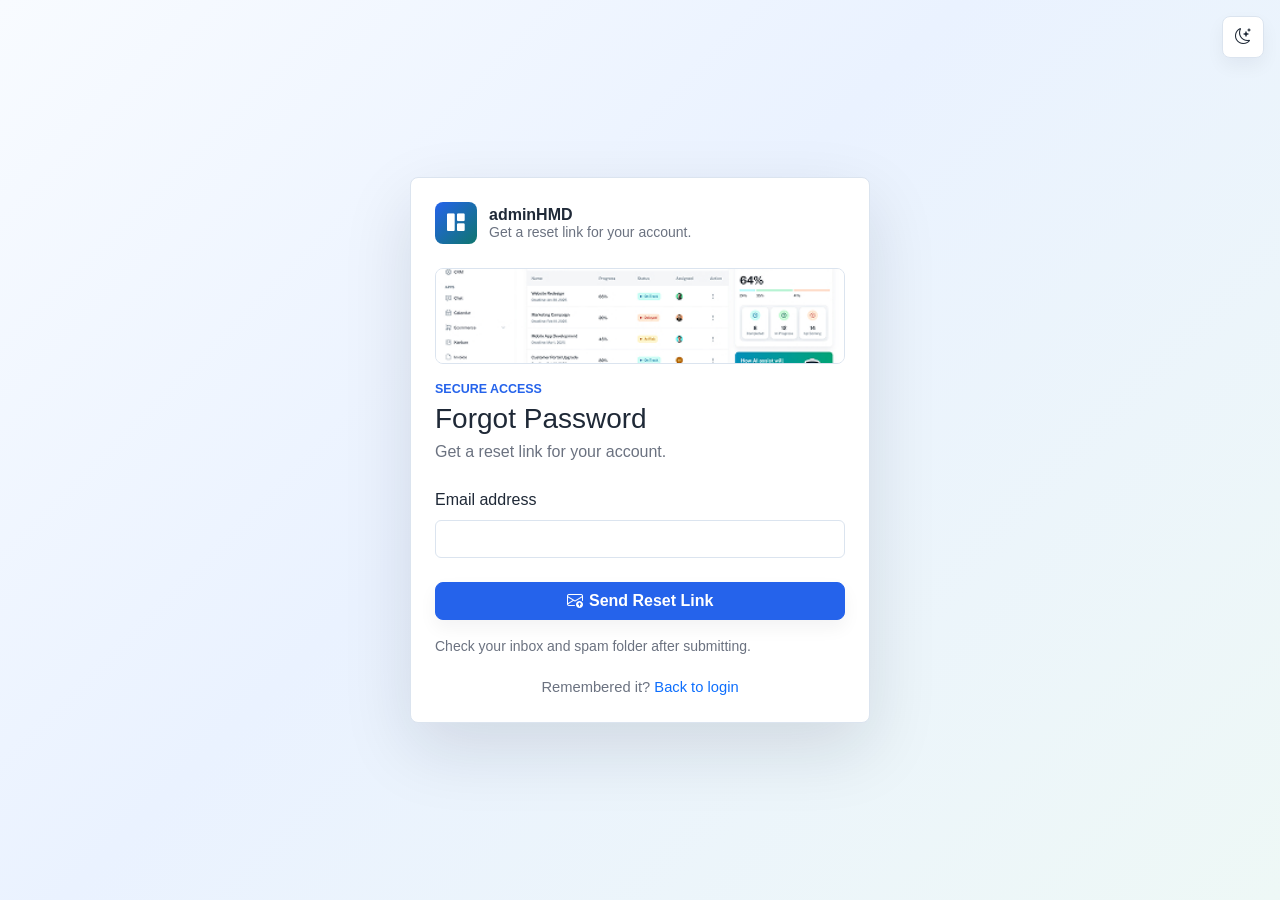
<file: adminHMD/html/forgot-password.html>
<!DOCTYPE html>
<html lang="en">
<head>
  <meta charset="UTF-8">
  <meta name="viewport" content="width=device-width, initial-scale=1.0">
  <meta name="description" content="adminHMD authentication page">
  <title>Forgot Password | adminHMD</title>

  <link rel="stylesheet" href="../assets/css/bootstrap.min.css">
  <link rel="stylesheet" href="../assets/vendors/bootstrap-icons/bootstrap-icons.css">
  <link rel="stylesheet" href="../assets/css/style.css">
</head>

<body class="auth-body">
  <button class="icon-button theme-toggle auth-theme-toggle" type="button" data-theme-toggle aria-label="Switch color theme" title="Switch color theme">
    <i class="bi bi-moon-stars" data-theme-icon aria-hidden="true"></i>
  </button>
  <main class="auth-page">
    <section class="auth-card">
      <a class="auth-brand" href="index.html"><span class="brand-icon"><i class="bi bi-grid-1x2-fill" aria-hidden="true"></i></span><span><strong>adminHMD</strong><small>Get a reset link for your account.</small></span></a>
      <div class="auth-visual"><img src="../assets/images/png/dasher-ui-bootstrap-5.jpg" alt="adminHMD dashboard interface"></div>
      <form class="needs-validation" novalidate>
        <div class="mb-4">
          <p class="eyebrow mb-1">Secure Access</p>
          <h1 class="h3 mb-1">Forgot Password</h1>
          <p class="text-muted mb-0">Get a reset link for your account.</p>
        </div>
        <div class="mb-4"><label class="form-label" for="forgotEmail">Email address</label><input class="form-control" id="forgotEmail" type="email" required><div class="invalid-feedback">Enter a valid email.</div></div>
        <button class="btn btn-primary w-100" type="submit"><i class="bi bi-envelope-arrow-up" aria-hidden="true"></i> Send Reset Link</button>
      </form>
      <p class="text-muted small mt-3 mb-0">Check your inbox and spam folder after submitting.</p>
      <div class="auth-footer">Remembered it? <a href="login.html">Back to login</a></div>
    </section>
  </main>

  <script src="../assets/js/bootstrap.bundle.min.js"></script>
  <script src="../assets/js/main.js"></script>
</body>
</html>
</file>
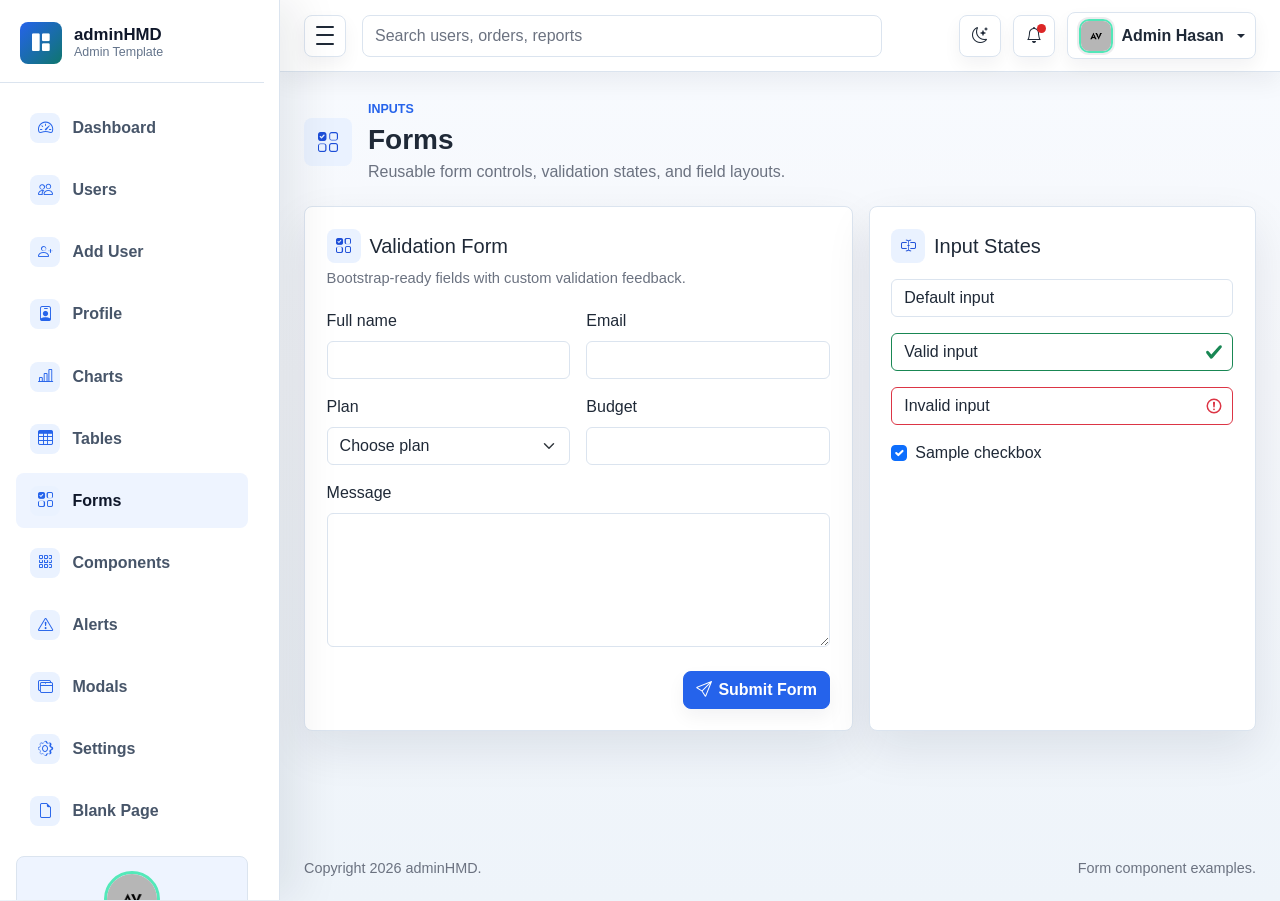
<file: adminHMD/html/forms.html>
<!DOCTYPE html>
<html lang="en">
<head>
  <meta charset="UTF-8">
  <meta name="viewport" content="width=device-width, initial-scale=1.0">
  <meta name="description" content="adminHMD professional admin dashboard template">
  <title>Forms | adminHMD</title>

  <link rel="stylesheet" href="../assets/css/bootstrap.min.css">
  <link rel="stylesheet" href="../assets/vendors/bootstrap-icons/bootstrap-icons.css">
  <link rel="stylesheet" href="../assets/css/style.css">
</head>

<body>
  <div class="admin-shell">
    <div class="sidebar-backdrop" data-sidebar-close></div>

    <aside class="admin-sidebar" id="adminSidebar" aria-label="Main navigation">
      <div class="sidebar-header">
        <a class="brand-mark" href="index.html" aria-label="adminHMD dashboard">
          <span class="brand-icon"><i class="bi bi-grid-1x2-fill" aria-hidden="true"></i></span>
          <span class="brand-copy">
            <span class="brand-title">adminHMD</span>
            <span class="brand-subtitle">Admin Template</span>
          </span>
        </a>
      </div>

      <nav class="sidebar-nav">
        <a class="nav-link" href="index.html">
          <span class="nav-icon"><i class="bi bi-speedometer2" aria-hidden="true"></i></span>
          <span class="nav-text">Dashboard</span>
        </a>
        <a class="nav-link" href="users.html">
          <span class="nav-icon"><i class="bi bi-people" aria-hidden="true"></i></span>
          <span class="nav-text">Users</span>
        </a>
        <a class="nav-link" href="add-user.html">
          <span class="nav-icon"><i class="bi bi-person-plus" aria-hidden="true"></i></span>
          <span class="nav-text">Add User</span>
        </a>
        <a class="nav-link" href="profile.html">
          <span class="nav-icon"><i class="bi bi-person-badge" aria-hidden="true"></i></span>
          <span class="nav-text">Profile</span>
        </a>
        <a class="nav-link" href="charts.html">
          <span class="nav-icon"><i class="bi bi-bar-chart-line" aria-hidden="true"></i></span>
          <span class="nav-text">Charts</span>
        </a>
        <a class="nav-link" href="tables.html">
          <span class="nav-icon"><i class="bi bi-table" aria-hidden="true"></i></span>
          <span class="nav-text">Tables</span>
        </a>
        <a class="nav-link active" href="forms.html" aria-current="page">
          <span class="nav-icon"><i class="bi bi-ui-checks-grid" aria-hidden="true"></i></span>
          <span class="nav-text">Forms</span>
        </a>
        <a class="nav-link" href="components.html">
          <span class="nav-icon"><i class="bi bi-grid-3x3-gap" aria-hidden="true"></i></span>
          <span class="nav-text">Components</span>
        </a>
        <a class="nav-link" href="alerts.html">
          <span class="nav-icon"><i class="bi bi-exclamation-triangle" aria-hidden="true"></i></span>
          <span class="nav-text">Alerts</span>
        </a>
        <a class="nav-link" href="modals.html">
          <span class="nav-icon"><i class="bi bi-window-stack" aria-hidden="true"></i></span>
          <span class="nav-text">Modals</span>
        </a>
        <a class="nav-link" href="settings.html">
          <span class="nav-icon"><i class="bi bi-gear" aria-hidden="true"></i></span>
          <span class="nav-text">Settings</span>
        </a>
        <a class="nav-link" href="blank.html">
          <span class="nav-icon"><i class="bi bi-file-earmark" aria-hidden="true"></i></span>
          <span class="nav-text">Blank Page</span>
        </a>
      </nav>

      <div class="sidebar-user">
        <img class="avatar-img avatar-md sidebar-user-avatar" src="../assets/images/avatar/avatar.jpg" alt="Admin Hasan">
        <strong>Admin Hasan</strong>
        <small>Active Workspace</small>
      </div>

      <div class="sidebar-footer">
        <span class="status-dot"></span>
        <span class="sidebar-footer-text">System running smoothly</span>
      </div>
    </aside>

    <div class="admin-main">
      <nav class="navbar admin-navbar navbar-expand bg-white">
        <div class="container-fluid px-3 px-lg-4">
          <button class="sidebar-toggle" type="button" data-sidebar-toggle aria-controls="adminSidebar" aria-expanded="true" aria-label="Toggle sidebar">
            <span></span>
            <span></span>
            <span></span>
          </button>

          <form class="d-none d-md-flex ms-3 flex-grow-1" role="search">
            <input class="form-control search-input" type="search" placeholder="Search users, orders, reports" aria-label="Search">
          </form>

          <div class="navbar-actions ms-auto">
            <button class="icon-button theme-toggle" type="button" data-theme-toggle aria-label="Switch color theme" title="Switch color theme">
              <i class="bi bi-moon-stars" data-theme-icon aria-hidden="true"></i>
            </button>
            <div class="dropdown">
              <button class="icon-button" type="button" data-bs-toggle="dropdown" aria-expanded="false" aria-label="Notifications">
                <span class="notification-dot"></span>
                <i class="bi bi-bell" aria-hidden="true"></i>
              </button>
              <div class="dropdown-menu dropdown-menu-end notification-menu">
                <div class="dropdown-header fw-bold text-body">Notifications</div>
                <a class="dropdown-item" href="users.html">
                  <span class="notification-title">New user registered</span>
                  <span class="notification-time">4 minutes ago</span>
                </a>
                <a class="dropdown-item" href="charts.html">
                  <span class="notification-title">Revenue target reached</span>
                  <span class="notification-time">32 minutes ago</span>
                </a>
                <a class="dropdown-item" href="settings.html">
                  <span class="notification-title">Security review completed</span>
                  <span class="notification-time">1 hour ago</span>
                </a>
              </div>
            </div>

            <div class="dropdown">
              <button class="profile-button dropdown-toggle" type="button" data-bs-toggle="dropdown" aria-expanded="false">
                <img class="avatar-img avatar-sm" src="../assets/images/avatar/avatar.jpg" alt="Admin Hasan">
                <span class="profile-name d-none d-sm-inline">Admin Hasan</span>
              </button>
              <ul class="dropdown-menu dropdown-menu-end">
                <li><a class="dropdown-item" href="profile.html">Profile</a></li>
                <li><a class="dropdown-item" href="settings.html">Account settings</a></li>
                <li><hr class="dropdown-divider"></li>
                <li><a class="dropdown-item" href="login.html">Sign out</a></li>
              </ul>
            </div>
          </div>
        </div>
      </nav>

      <main class="dashboard-content">
        <div class="container-fluid px-3 px-lg-4 py-4">
          <div class="page-heading">
            <div class="page-heading-copy">
              <span class="page-icon"><i class="bi bi-ui-checks-grid" aria-hidden="true"></i></span>
              <div>
                <p class="eyebrow mb-1">Inputs</p>
                <h1 class="h3 mb-1">Forms</h1>
                <p class="text-muted mb-0">Reusable form controls, validation states, and field layouts.</p>
              </div>
            </div>
            
          </div>

          <section class="row g-3">
            <div class="col-12 col-xl-7">
              <form class="panel needs-validation" novalidate>
                <div class="panel-header"><div><h2 class="h5 mb-1 section-title"><i class="bi bi-ui-checks-grid" aria-hidden="true"></i><span>Validation Form</span></h2><p class="text-muted mb-0">Bootstrap-ready fields with custom validation feedback.</p></div></div>
                <div class="row g-3"><div class="col-md-6"><label class="form-label" for="formName">Full name</label><input class="form-control" id="formName" required><div class="invalid-feedback">Full name is required.</div></div><div class="col-md-6"><label class="form-label" for="formEmail">Email</label><input class="form-control" id="formEmail" type="email" required><div class="invalid-feedback">Valid email is required.</div></div><div class="col-md-6"><label class="form-label" for="formPlan">Plan</label><select class="form-select" id="formPlan" required><option value="">Choose plan</option><option>Starter</option><option>Business</option><option>Enterprise</option></select><div class="invalid-feedback">Choose a plan.</div></div><div class="col-md-6"><label class="form-label" for="formBudget">Budget</label><input class="form-control" id="formBudget" type="number" min="1" required><div class="invalid-feedback">Enter a valid budget.</div></div><div class="col-12"><label class="form-label" for="formMessage">Message</label><textarea class="form-control" id="formMessage" rows="5" required></textarea><div class="invalid-feedback">Message is required.</div></div></div>
                <div class="d-flex justify-content-end mt-4"><button class="btn btn-primary" type="submit"><i class="bi bi-send" aria-hidden="true"></i> Submit Form</button></div>
              </form>
            </div>
            <div class="col-12 col-xl-5"><div class="panel h-100"><h2 class="h5 mb-3 section-title"><i class="bi bi-input-cursor-text" aria-hidden="true"></i><span>Input States</span></h2><input class="form-control mb-3" value="Default input"><input class="form-control is-valid mb-3" value="Valid input"><input class="form-control is-invalid mb-3" value="Invalid input"><div class="form-check"><input class="form-check-input" type="checkbox" id="sampleCheck" checked><label class="form-check-label" for="sampleCheck">Sample checkbox</label></div></div></div>
          </section>
        </div>
      </main>

      <footer class="admin-footer">
        <div class="container-fluid px-3 px-lg-4">
          <span>Copyright 2026 adminHMD.</span>
          <span>Form component examples.</span>
        </div>
      </footer>
    </div>
  </div>

  <script src="../assets/js/bootstrap.bundle.min.js"></script>
  <script src="../assets/js/main.js"></script>
</body>
</html>
</file>
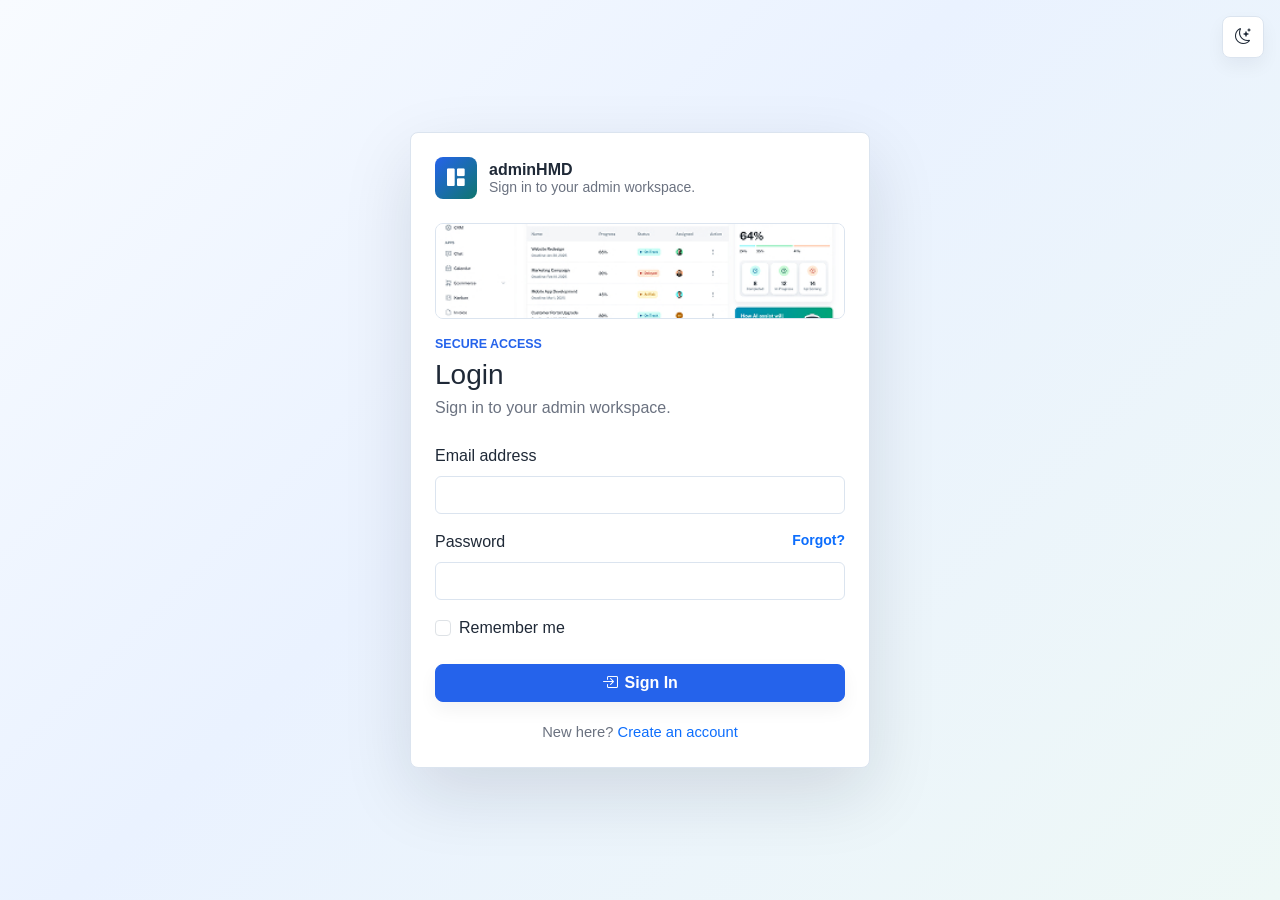
<file: adminHMD/html/login.html>
<!DOCTYPE html>
<html lang="en">
<head>
  <meta charset="UTF-8">
  <meta name="viewport" content="width=device-width, initial-scale=1.0">
  <meta name="description" content="adminHMD authentication page">
  <title>Login | adminHMD</title>

  <link rel="stylesheet" href="../assets/css/bootstrap.min.css">
  <link rel="stylesheet" href="../assets/vendors/bootstrap-icons/bootstrap-icons.css">
  <link rel="stylesheet" href="../assets/css/style.css">
</head>

<body class="auth-body">
  <button class="icon-button theme-toggle auth-theme-toggle" type="button" data-theme-toggle aria-label="Switch color theme" title="Switch color theme">
    <i class="bi bi-moon-stars" data-theme-icon aria-hidden="true"></i>
  </button>
  <main class="auth-page">
    <section class="auth-card">
      <a class="auth-brand" href="index.html"><span class="brand-icon"><i class="bi bi-grid-1x2-fill" aria-hidden="true"></i></span><span><strong>adminHMD</strong><small>Sign in to your admin workspace.</small></span></a>
      <div class="auth-visual"><img src="../assets/images/png/dasher-ui-bootstrap-5.jpg" alt="adminHMD dashboard interface"></div>
      <form class="needs-validation" novalidate>
        <div class="mb-4">
          <p class="eyebrow mb-1">Secure Access</p>
          <h1 class="h3 mb-1">Login</h1>
          <p class="text-muted mb-0">Sign in to your admin workspace.</p>
        </div>
        <div class="mb-3"><label class="form-label" for="loginEmail">Email address</label><input class="form-control" id="loginEmail" type="email" required><div class="invalid-feedback">Enter a valid email.</div></div>
        <div class="mb-3"><div class="d-flex justify-content-between"><label class="form-label" for="loginPassword">Password</label><a class="small fw-semibold" href="forgot-password.html">Forgot?</a></div><input class="form-control" id="loginPassword" type="password" minlength="6" required><div class="invalid-feedback">Password must be at least 6 characters.</div></div>
        <div class="form-check mb-4"><input class="form-check-input" type="checkbox" id="rememberMe"><label class="form-check-label" for="rememberMe">Remember me</label></div>
        <button class="btn btn-primary w-100" type="submit"><i class="bi bi-box-arrow-in-right" aria-hidden="true"></i> Sign In</button>
      </form>
      
      <div class="auth-footer">New here? <a href="register.html">Create an account</a></div>
    </section>
  </main>

  <script src="../assets/js/bootstrap.bundle.min.js"></script>
  <script src="../assets/js/main.js"></script>
</body>
</html>
</file>
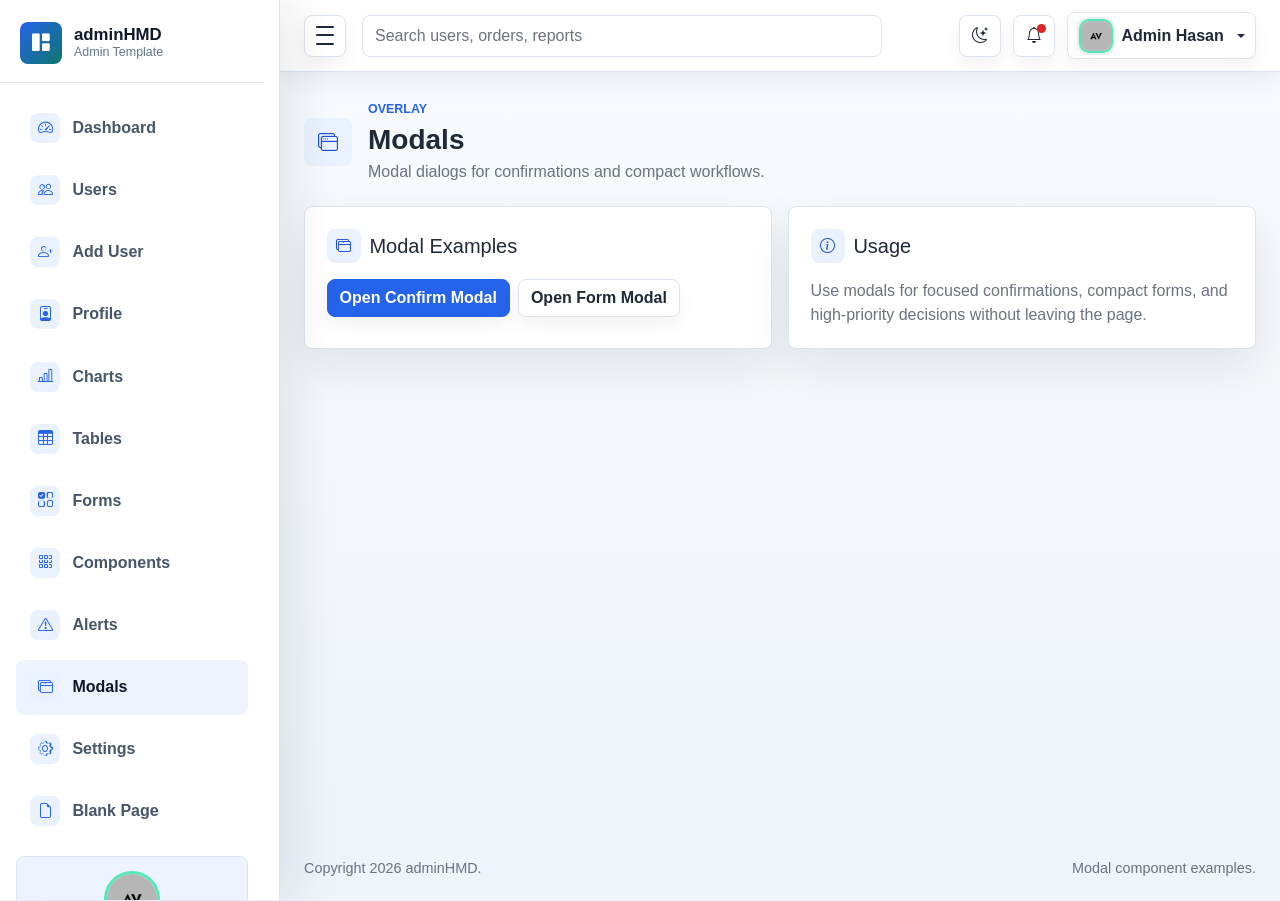
<file: adminHMD/html/modals.html>
<!DOCTYPE html>
<html lang="en">
<head>
  <meta charset="UTF-8">
  <meta name="viewport" content="width=device-width, initial-scale=1.0">
  <meta name="description" content="adminHMD professional admin dashboard template">
  <title>Modals | adminHMD</title>

  <link rel="stylesheet" href="../assets/css/bootstrap.min.css">
  <link rel="stylesheet" href="../assets/vendors/bootstrap-icons/bootstrap-icons.css">
  <link rel="stylesheet" href="../assets/css/style.css">
</head>

<body>
  <div class="admin-shell">
    <div class="sidebar-backdrop" data-sidebar-close></div>

    <aside class="admin-sidebar" id="adminSidebar" aria-label="Main navigation">
      <div class="sidebar-header">
        <a class="brand-mark" href="index.html" aria-label="adminHMD dashboard">
          <span class="brand-icon"><i class="bi bi-grid-1x2-fill" aria-hidden="true"></i></span>
          <span class="brand-copy">
            <span class="brand-title">adminHMD</span>
            <span class="brand-subtitle">Admin Template</span>
          </span>
        </a>
      </div>

      <nav class="sidebar-nav">
        <a class="nav-link" href="index.html">
          <span class="nav-icon"><i class="bi bi-speedometer2" aria-hidden="true"></i></span>
          <span class="nav-text">Dashboard</span>
        </a>
        <a class="nav-link" href="users.html">
          <span class="nav-icon"><i class="bi bi-people" aria-hidden="true"></i></span>
          <span class="nav-text">Users</span>
        </a>
        <a class="nav-link" href="add-user.html">
          <span class="nav-icon"><i class="bi bi-person-plus" aria-hidden="true"></i></span>
          <span class="nav-text">Add User</span>
        </a>
        <a class="nav-link" href="profile.html">
          <span class="nav-icon"><i class="bi bi-person-badge" aria-hidden="true"></i></span>
          <span class="nav-text">Profile</span>
        </a>
        <a class="nav-link" href="charts.html">
          <span class="nav-icon"><i class="bi bi-bar-chart-line" aria-hidden="true"></i></span>
          <span class="nav-text">Charts</span>
        </a>
        <a class="nav-link" href="tables.html">
          <span class="nav-icon"><i class="bi bi-table" aria-hidden="true"></i></span>
          <span class="nav-text">Tables</span>
        </a>
        <a class="nav-link" href="forms.html">
          <span class="nav-icon"><i class="bi bi-ui-checks-grid" aria-hidden="true"></i></span>
          <span class="nav-text">Forms</span>
        </a>
        <a class="nav-link" href="components.html">
          <span class="nav-icon"><i class="bi bi-grid-3x3-gap" aria-hidden="true"></i></span>
          <span class="nav-text">Components</span>
        </a>
        <a class="nav-link" href="alerts.html">
          <span class="nav-icon"><i class="bi bi-exclamation-triangle" aria-hidden="true"></i></span>
          <span class="nav-text">Alerts</span>
        </a>
        <a class="nav-link active" href="modals.html" aria-current="page">
          <span class="nav-icon"><i class="bi bi-window-stack" aria-hidden="true"></i></span>
          <span class="nav-text">Modals</span>
        </a>
        <a class="nav-link" href="settings.html">
          <span class="nav-icon"><i class="bi bi-gear" aria-hidden="true"></i></span>
          <span class="nav-text">Settings</span>
        </a>
        <a class="nav-link" href="blank.html">
          <span class="nav-icon"><i class="bi bi-file-earmark" aria-hidden="true"></i></span>
          <span class="nav-text">Blank Page</span>
        </a>
      </nav>

      <div class="sidebar-user">
        <img class="avatar-img avatar-md sidebar-user-avatar" src="../assets/images/avatar/avatar.jpg" alt="Admin Hasan">
        <strong>Admin Hasan</strong>
        <small>Active Workspace</small>
      </div>

      <div class="sidebar-footer">
        <span class="status-dot"></span>
        <span class="sidebar-footer-text">System running smoothly</span>
      </div>
    </aside>

    <div class="admin-main">
      <nav class="navbar admin-navbar navbar-expand bg-white">
        <div class="container-fluid px-3 px-lg-4">
          <button class="sidebar-toggle" type="button" data-sidebar-toggle aria-controls="adminSidebar" aria-expanded="true" aria-label="Toggle sidebar">
            <span></span>
            <span></span>
            <span></span>
          </button>

          <form class="d-none d-md-flex ms-3 flex-grow-1" role="search">
            <input class="form-control search-input" type="search" placeholder="Search users, orders, reports" aria-label="Search">
          </form>

          <div class="navbar-actions ms-auto">
            <button class="icon-button theme-toggle" type="button" data-theme-toggle aria-label="Switch color theme" title="Switch color theme">
              <i class="bi bi-moon-stars" data-theme-icon aria-hidden="true"></i>
            </button>
            <div class="dropdown">
              <button class="icon-button" type="button" data-bs-toggle="dropdown" aria-expanded="false" aria-label="Notifications">
                <span class="notification-dot"></span>
                <i class="bi bi-bell" aria-hidden="true"></i>
              </button>
              <div class="dropdown-menu dropdown-menu-end notification-menu">
                <div class="dropdown-header fw-bold text-body">Notifications</div>
                <a class="dropdown-item" href="users.html">
                  <span class="notification-title">New user registered</span>
                  <span class="notification-time">4 minutes ago</span>
                </a>
                <a class="dropdown-item" href="charts.html">
                  <span class="notification-title">Revenue target reached</span>
                  <span class="notification-time">32 minutes ago</span>
                </a>
                <a class="dropdown-item" href="settings.html">
                  <span class="notification-title">Security review completed</span>
                  <span class="notification-time">1 hour ago</span>
                </a>
              </div>
            </div>

            <div class="dropdown">
              <button class="profile-button dropdown-toggle" type="button" data-bs-toggle="dropdown" aria-expanded="false">
                <img class="avatar-img avatar-sm" src="../assets/images/avatar/avatar.jpg" alt="Admin Hasan">
                <span class="profile-name d-none d-sm-inline">Admin Hasan</span>
              </button>
              <ul class="dropdown-menu dropdown-menu-end">
                <li><a class="dropdown-item" href="profile.html">Profile</a></li>
                <li><a class="dropdown-item" href="settings.html">Account settings</a></li>
                <li><hr class="dropdown-divider"></li>
                <li><a class="dropdown-item" href="login.html">Sign out</a></li>
              </ul>
            </div>
          </div>
        </div>
      </nav>

      <main class="dashboard-content">
        <div class="container-fluid px-3 px-lg-4 py-4">
          <div class="page-heading">
            <div class="page-heading-copy">
              <span class="page-icon"><i class="bi bi-window-stack" aria-hidden="true"></i></span>
              <div>
                <p class="eyebrow mb-1">Overlay</p>
                <h1 class="h3 mb-1">Modals</h1>
                <p class="text-muted mb-0">Modal dialogs for confirmations and compact workflows.</p>
              </div>
            </div>
            
          </div>

          <section class="row g-3">
            <div class="col-12 col-xl-6"><div class="panel h-100"><h2 class="h5 mb-3 section-title"><i class="bi bi-window-stack" aria-hidden="true"></i><span>Modal Examples</span></h2><div class="d-flex flex-wrap gap-2"><button class="btn btn-primary" type="button" data-bs-toggle="modal" data-bs-target="#confirmModal">Open Confirm Modal</button><button class="btn btn-outline-secondary" type="button" data-bs-toggle="modal" data-bs-target="#formModal">Open Form Modal</button></div></div></div>
            <div class="col-12 col-xl-6"><div class="panel h-100"><h2 class="h5 mb-3 section-title"><i class="bi bi-info-circle" aria-hidden="true"></i><span>Usage</span></h2><p class="text-muted mb-0">Use modals for focused confirmations, compact forms, and high-priority decisions without leaving the page.</p></div></div>
          </section>

          <div class="modal fade" id="confirmModal" tabindex="-1" aria-labelledby="confirmModalLabel" aria-hidden="true"><div class="modal-dialog modal-dialog-centered"><div class="modal-content"><div class="modal-header"><h2 class="modal-title h5" id="confirmModalLabel">Confirm Action</h2><button type="button" class="btn-close" data-bs-dismiss="modal" aria-label="Close"></button></div><div class="modal-body">This action will update the selected record.</div><div class="modal-footer"><button type="button" class="btn btn-outline-secondary" data-bs-dismiss="modal">Cancel</button><button type="button" class="btn btn-primary">Confirm</button></div></div></div></div>
          <div class="modal fade" id="formModal" tabindex="-1" aria-labelledby="formModalLabel" aria-hidden="true"><div class="modal-dialog modal-dialog-centered"><div class="modal-content"><form class="needs-validation" novalidate><div class="modal-header"><h2 class="modal-title h5" id="formModalLabel">Quick Note</h2><button type="button" class="btn-close" data-bs-dismiss="modal" aria-label="Close"></button></div><div class="modal-body"><label class="form-label" for="modalNote">Note</label><textarea class="form-control" id="modalNote" rows="4" required></textarea><div class="invalid-feedback">A note is required.</div></div><div class="modal-footer"><button type="button" class="btn btn-outline-secondary" data-bs-dismiss="modal">Cancel</button><button type="submit" class="btn btn-primary">Save Note</button></div></form></div></div></div>
        </div>
      </main>

      <footer class="admin-footer">
        <div class="container-fluid px-3 px-lg-4">
          <span>Copyright 2026 adminHMD.</span>
          <span>Modal component examples.</span>
        </div>
      </footer>
    </div>
  </div>

  <script src="../assets/js/bootstrap.bundle.min.js"></script>
  <script src="../assets/js/main.js"></script>
</body>
</html>
</file>
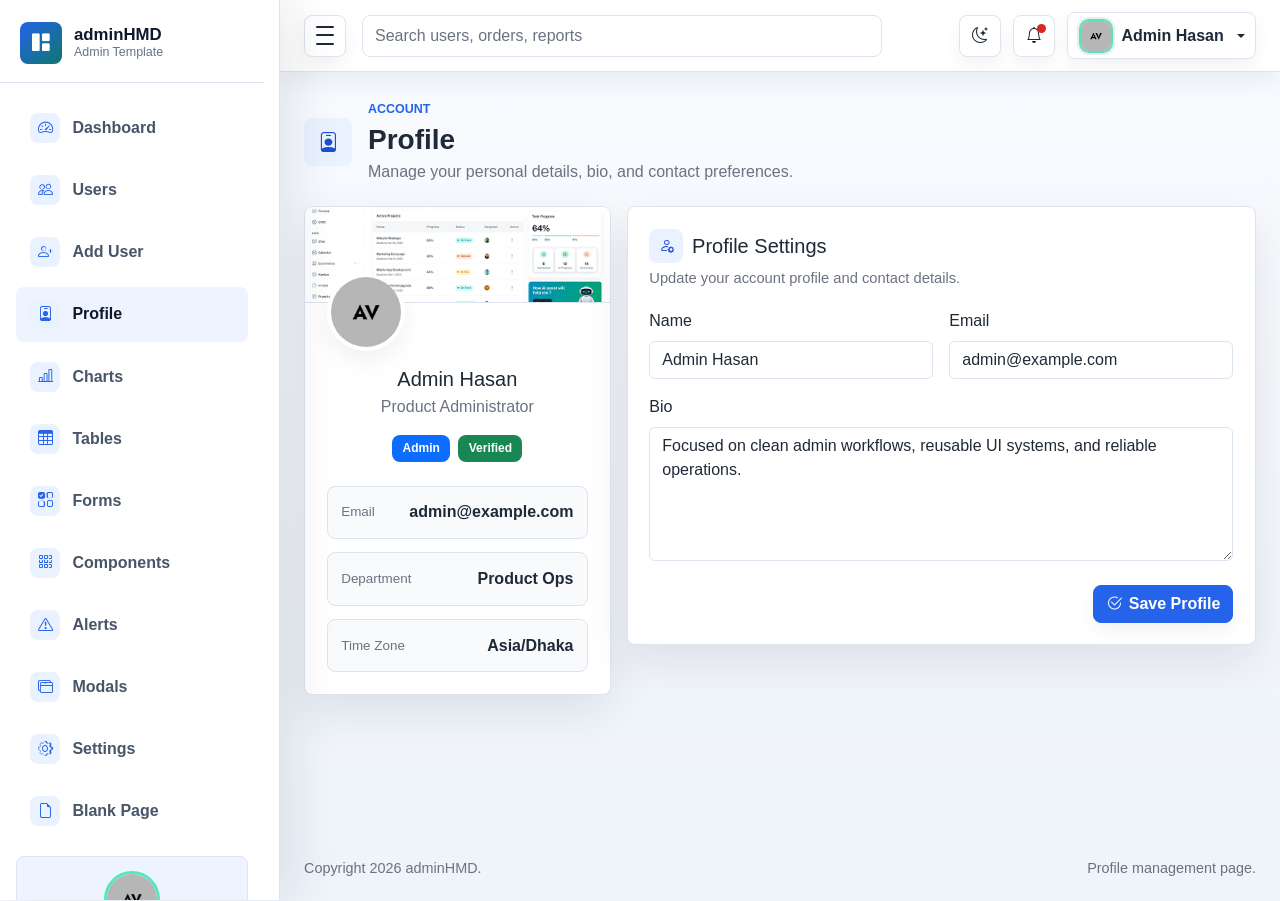
<file: adminHMD/html/profile.html>
<!DOCTYPE html>
<html lang="en">
<head>
  <meta charset="UTF-8">
  <meta name="viewport" content="width=device-width, initial-scale=1.0">
  <meta name="description" content="adminHMD professional admin dashboard template">
  <title>Profile | adminHMD</title>

  <link rel="stylesheet" href="../assets/css/bootstrap.min.css">
  <link rel="stylesheet" href="../assets/vendors/bootstrap-icons/bootstrap-icons.css">
  <link rel="stylesheet" href="../assets/css/style.css">
</head>

<body>
  <div class="admin-shell">
    <div class="sidebar-backdrop" data-sidebar-close></div>

    <aside class="admin-sidebar" id="adminSidebar" aria-label="Main navigation">
      <div class="sidebar-header">
        <a class="brand-mark" href="index.html" aria-label="adminHMD dashboard">
          <span class="brand-icon"><i class="bi bi-grid-1x2-fill" aria-hidden="true"></i></span>
          <span class="brand-copy">
            <span class="brand-title">adminHMD</span>
            <span class="brand-subtitle">Admin Template</span>
          </span>
        </a>
      </div>

      <nav class="sidebar-nav">
        <a class="nav-link" href="index.html">
          <span class="nav-icon"><i class="bi bi-speedometer2" aria-hidden="true"></i></span>
          <span class="nav-text">Dashboard</span>
        </a>
        <a class="nav-link" href="users.html">
          <span class="nav-icon"><i class="bi bi-people" aria-hidden="true"></i></span>
          <span class="nav-text">Users</span>
        </a>
        <a class="nav-link" href="add-user.html">
          <span class="nav-icon"><i class="bi bi-person-plus" aria-hidden="true"></i></span>
          <span class="nav-text">Add User</span>
        </a>
        <a class="nav-link active" href="profile.html" aria-current="page">
          <span class="nav-icon"><i class="bi bi-person-badge" aria-hidden="true"></i></span>
          <span class="nav-text">Profile</span>
        </a>
        <a class="nav-link" href="charts.html">
          <span class="nav-icon"><i class="bi bi-bar-chart-line" aria-hidden="true"></i></span>
          <span class="nav-text">Charts</span>
        </a>
        <a class="nav-link" href="tables.html">
          <span class="nav-icon"><i class="bi bi-table" aria-hidden="true"></i></span>
          <span class="nav-text">Tables</span>
        </a>
        <a class="nav-link" href="forms.html">
          <span class="nav-icon"><i class="bi bi-ui-checks-grid" aria-hidden="true"></i></span>
          <span class="nav-text">Forms</span>
        </a>
        <a class="nav-link" href="components.html">
          <span class="nav-icon"><i class="bi bi-grid-3x3-gap" aria-hidden="true"></i></span>
          <span class="nav-text">Components</span>
        </a>
        <a class="nav-link" href="alerts.html">
          <span class="nav-icon"><i class="bi bi-exclamation-triangle" aria-hidden="true"></i></span>
          <span class="nav-text">Alerts</span>
        </a>
        <a class="nav-link" href="modals.html">
          <span class="nav-icon"><i class="bi bi-window-stack" aria-hidden="true"></i></span>
          <span class="nav-text">Modals</span>
        </a>
        <a class="nav-link" href="settings.html">
          <span class="nav-icon"><i class="bi bi-gear" aria-hidden="true"></i></span>
          <span class="nav-text">Settings</span>
        </a>
        <a class="nav-link" href="blank.html">
          <span class="nav-icon"><i class="bi bi-file-earmark" aria-hidden="true"></i></span>
          <span class="nav-text">Blank Page</span>
        </a>
      </nav>

      <div class="sidebar-user">
        <img class="avatar-img avatar-md sidebar-user-avatar" src="../assets/images/avatar/avatar.jpg" alt="Admin Hasan">
        <strong>Admin Hasan</strong>
        <small>Active Workspace</small>
      </div>

      <div class="sidebar-footer">
        <span class="status-dot"></span>
        <span class="sidebar-footer-text">System running smoothly</span>
      </div>
    </aside>

    <div class="admin-main">
      <nav class="navbar admin-navbar navbar-expand bg-white">
        <div class="container-fluid px-3 px-lg-4">
          <button class="sidebar-toggle" type="button" data-sidebar-toggle aria-controls="adminSidebar" aria-expanded="true" aria-label="Toggle sidebar">
            <span></span>
            <span></span>
            <span></span>
          </button>

          <form class="d-none d-md-flex ms-3 flex-grow-1" role="search">
            <input class="form-control search-input" type="search" placeholder="Search users, orders, reports" aria-label="Search">
          </form>

          <div class="navbar-actions ms-auto">
            <button class="icon-button theme-toggle" type="button" data-theme-toggle aria-label="Switch color theme" title="Switch color theme">
              <i class="bi bi-moon-stars" data-theme-icon aria-hidden="true"></i>
            </button>
            <div class="dropdown">
              <button class="icon-button" type="button" data-bs-toggle="dropdown" aria-expanded="false" aria-label="Notifications">
                <span class="notification-dot"></span>
                <i class="bi bi-bell" aria-hidden="true"></i>
              </button>
              <div class="dropdown-menu dropdown-menu-end notification-menu">
                <div class="dropdown-header fw-bold text-body">Notifications</div>
                <a class="dropdown-item" href="users.html">
                  <span class="notification-title">New user registered</span>
                  <span class="notification-time">4 minutes ago</span>
                </a>
                <a class="dropdown-item" href="charts.html">
                  <span class="notification-title">Revenue target reached</span>
                  <span class="notification-time">32 minutes ago</span>
                </a>
                <a class="dropdown-item" href="settings.html">
                  <span class="notification-title">Security review completed</span>
                  <span class="notification-time">1 hour ago</span>
                </a>
              </div>
            </div>

            <div class="dropdown">
              <button class="profile-button dropdown-toggle" type="button" data-bs-toggle="dropdown" aria-expanded="false">
                <img class="avatar-img avatar-sm" src="../assets/images/avatar/avatar.jpg" alt="Admin Hasan">
                <span class="profile-name d-none d-sm-inline">Admin Hasan</span>
              </button>
              <ul class="dropdown-menu dropdown-menu-end">
                <li><a class="dropdown-item" href="profile.html">Profile</a></li>
                <li><a class="dropdown-item" href="settings.html">Account settings</a></li>
                <li><hr class="dropdown-divider"></li>
                <li><a class="dropdown-item" href="login.html">Sign out</a></li>
              </ul>
            </div>
          </div>
        </div>
      </nav>

      <main class="dashboard-content">
        <div class="container-fluid px-3 px-lg-4 py-4">
          <div class="page-heading">
            <div class="page-heading-copy">
              <span class="page-icon"><i class="bi bi-person-badge" aria-hidden="true"></i></span>
              <div>
                <p class="eyebrow mb-1">Account</p>
                <h1 class="h3 mb-1">Profile</h1>
                <p class="text-muted mb-0">Manage your personal details, bio, and contact preferences.</p>
              </div>
            </div>
            
          </div>

          <section class="row g-3">
            <div class="col-12 col-xl-4">
              <div class="panel h-100 text-center profile-card">
                <div class="profile-cover"><img src="../assets/images/png/dasher-ui-bootstrap-5.jpg" alt="adminHMD dashboard preview"></div>
                <img class="avatar-img avatar-xl profile-photo" src="../assets/images/avatar/avatar.jpg" alt="Admin Hasan">
                <h2 class="h5 mt-3 mb-1">Admin Hasan</h2>
                <p class="text-muted mb-3">Product Administrator</p>
                <div class="d-flex justify-content-center gap-2"><span class="badge text-bg-primary">Admin</span><span class="badge text-bg-success">Verified</span></div>
                <div class="info-list mt-4 text-start"><div><span>Email</span><strong>admin@example.com</strong></div><div><span>Department</span><strong>Product Ops</strong></div><div><span>Time Zone</span><strong>Asia/Dhaka</strong></div></div>
              </div>
            </div>
            <div class="col-12 col-xl-8">
              <form class="panel needs-validation" novalidate>
                <div class="panel-header"><div><h2 class="h5 mb-1 section-title"><i class="bi bi-person-gear" aria-hidden="true"></i><span>Profile Settings</span></h2><p class="text-muted mb-0">Update your account profile and contact details.</p></div></div>
                <div class="row g-3"><div class="col-md-6"><label class="form-label" for="profileName">Name</label><input class="form-control" id="profileName" type="text" value="Admin Hasan" required><div class="invalid-feedback">Name is required.</div></div><div class="col-md-6"><label class="form-label" for="profileEmail">Email</label><input class="form-control" id="profileEmail" type="email" value="admin@example.com" required><div class="invalid-feedback">Enter a valid email.</div></div><div class="col-12"><label class="form-label" for="profileBio">Bio</label><textarea class="form-control" id="profileBio" rows="5">Focused on clean admin workflows, reusable UI systems, and reliable operations.</textarea></div></div>
                <div class="d-flex justify-content-end mt-4"><button class="btn btn-primary" type="submit"><i class="bi bi-check2-circle" aria-hidden="true"></i> Save Profile</button></div>
              </form>
            </div>
          </section>
        </div>
      </main>

      <footer class="admin-footer">
        <div class="container-fluid px-3 px-lg-4">
          <span>Copyright 2026 adminHMD.</span>
          <span>Profile management page.</span>
        </div>
      </footer>
    </div>
  </div>

  <script src="../assets/js/bootstrap.bundle.min.js"></script>
  <script src="../assets/js/main.js"></script>
</body>
</html>
</file>
<file: adminHMD/assets/css/style.css>
:root {
  --sidebar-width: 280px;
  --sidebar-mini-width: 84px;
  --admin-bg: #f5f7fb;
  --admin-surface: #ffffff;
  --admin-surface-soft: #f8fafc;
  --admin-border: #dbe4ef;
  --admin-text: #1f2937;
  --admin-muted: #6b7280;
  --admin-primary: #2563eb;
  --admin-primary-dark: #1d4ed8;
  --admin-success: #0f766e;
  --admin-warning: #d97706;
  --admin-danger: #dc2626;
  --admin-sidebar: #111827;
  --admin-sidebar-soft: #1f2937;
  --admin-shadow-sm: 0 10px 24px rgba(15, 23, 42, 0.06);
  --admin-shadow: 0 18px 46px rgba(15, 23, 42, 0.09);
  --admin-shadow-lg: 0 26px 70px rgba(15, 23, 42, 0.12);
  --admin-ring: 0 0 0 4px rgba(37, 99, 235, 0.12);
}

* {
  box-sizing: border-box;
}

html {
  min-height: 100%;
}

body {
  min-height: 100vh;
  margin: 0;
  background: linear-gradient(180deg, #f8fbff 0%, var(--admin-bg) 42%, #eef4fa 100%);
  color: var(--admin-text);
  font-family: "Segoe UI", Arial, sans-serif;
}

a {
  text-decoration: none;
}

.admin-shell {
  min-height: 100vh;
}

.admin-sidebar {
  position: fixed;
  inset: 0 auto 0 0;
  z-index: 1040;
  width: var(--sidebar-width);
  display: flex;
  flex-direction: column;
  overflow-x: hidden;
  overflow-y: auto;
  /* Reserve scrollbar gutter to keep inner content width stable so header/footer dividers align with scrollbar */
  scrollbar-gutter: stable;
  background: var(--admin-sidebar);
  color: #ffffff;
  box-shadow: 18px 0 42px rgba(15, 23, 42, 0.18);
  transform: translateX(0);
  transition: width 0.2s ease, transform 0.2s ease;
}

.sidebar-header {
  padding: 1.35rem 1.25rem 1.15rem;
  margin-inline: 0;
  border-bottom: 1px solid rgba(255, 255, 255, 0.08);
}

.brand-mark {
  display: flex;
  align-items: center;
  gap: 0.75rem;
  min-width: 0;
  color: #ffffff;
}

.brand-mark:hover,
.brand-mark:focus {
  color: #ffffff;
}

.brand-icon,
.profile-avatar,
.metric-icon,
.nav-icon {
  display: inline-grid;
  place-items: center;
  flex: 0 0 auto;
  font-weight: 800;
}

.brand-icon {
  width: 42px;
  height: 42px;
  border-radius: 8px;
  background: linear-gradient(135deg, #2563eb, #0f766e);
  color: #ffffff;
}

.brand-copy,
.brand-title,
.brand-subtitle,
.nav-text,
.sidebar-footer-text {
  min-width: 0;
  transition: opacity 0.16s ease, width 0.16s ease;
}

.brand-title,
.brand-subtitle {
  display: block;
  line-height: 1.2;
  white-space: nowrap;
}

.brand-title {
  font-size: 1.05rem;
  font-weight: 800;
}

.brand-subtitle {
  color: #9ca3af;
  font-size: 0.78rem;
}

.sidebar-nav {
  display: grid;
  gap: 0.45rem;
  padding: 1.1rem 1rem;
}

.sidebar-nav .nav-link {
  display: flex;
  align-items: center;
  gap: 0.75rem;
  min-height: 48px;
  padding: 0.78rem 0.9rem;
  border-radius: 8px;
  color: #d1d5db;
  font-weight: 700;
  transition: background 0.16s ease, color 0.16s ease, transform 0.16s ease;
  white-space: nowrap;
}

.sidebar-nav .nav-link:hover,
.sidebar-nav .nav-link:focus,
.sidebar-nav .nav-link.active {
  background: var(--admin-sidebar-soft);
  color: #ffffff;
}

.sidebar-nav .nav-link:hover,
.sidebar-nav .nav-link:focus {
  transform: translateX(2px);
}

.nav-icon {
  width: 30px;
  height: 30px;
  border-radius: 8px;
  background: rgba(255, 255, 255, 0.08);
  color: #bfdbfe;
  font-size: 0.76rem;
}

.sidebar-footer {
  display: flex;
  align-items: center;
  gap: 0.65rem;
  margin-top: auto;
  margin-inline: 1.25rem;
  padding: 1rem 0;
  color: #d1d5db;
  border-top: 1px solid rgba(255, 255, 255, 0.08);
  font-size: 0.9rem;
  white-space: nowrap;
}

.sidebar-user {
  margin: auto 1rem 1rem;
  padding: 0.85rem;
  display: grid;
  justify-items: center;
  gap: 0.22rem;
  border: 1px solid var(--admin-sidebar-border);
  border-radius: 8px;
  background: var(--admin-sidebar-soft);
  text-align: center;
}

.sidebar-user-avatar {
  border: 3px solid #53e9b9;
}

.sidebar-user strong {
  color: var(--admin-sidebar-text-strong);
  font-size: 1rem;
  line-height: 1.1;
}

.sidebar-user small {
  color: var(--admin-sidebar-muted);
  font-size: 0.84rem;
}

.status-dot,
.notification-dot {
  width: 9px;
  height: 9px;
  border-radius: 50%;
}

.status-dot {
  flex: 0 0 auto;
  background: #22c55e;
}

.sidebar-backdrop {
  position: fixed;
  inset: 0;
  z-index: 1030;
  display: none;
  background: rgba(15, 23, 42, 0.5);
}

.admin-main {
  width: auto;
  min-width: 0;
  min-height: 100vh;
  margin-left: var(--sidebar-width);
  transition: margin-left 0.2s ease;
}

.admin-navbar {
  position: sticky;
  top: 0;
  z-index: 1020;
  min-height: 72px;
  border-bottom: 1px solid var(--admin-border);
  box-shadow: var(--admin-shadow-sm);
}

.admin-navbar.bg-white {
  background-color: rgba(255, 255, 255, 0.94) !important;
  backdrop-filter: blur(14px);
}

.sidebar-toggle {
  width: 42px;
  height: 42px;
  display: inline-grid;
  place-items: center;
  gap: 4px;
  padding: 9px;
  border: 1px solid var(--admin-border);
  border-radius: 8px;
  background: #ffffff;
  box-shadow: 0 8px 18px rgba(15, 23, 42, 0.05);
  transition: border-color 0.16s ease, background 0.16s ease, box-shadow 0.16s ease;
}

.sidebar-toggle:hover,
.sidebar-toggle:focus {
  border-color: #bfdbfe;
  background: #f8fbff;
  box-shadow: var(--admin-ring);
}

.sidebar-toggle span {
  width: 18px;
  height: 2px;
  display: block;
  background: var(--admin-text);
  border-radius: 999px;
}

.search-input {
  max-width: 520px;
  border-color: var(--admin-border);
  border-radius: 8px;
  background: var(--admin-surface-soft);
  min-height: 42px;
  box-shadow: none;
}

.search-input:focus {
  border-color: #93c5fd;
  box-shadow: var(--admin-ring);
}

.navbar-actions {
  display: flex;
  align-items: center;
  gap: 0.75rem;
}

.icon-button,
.profile-button {
  border: 1px solid var(--admin-border);
  background: #ffffff;
  color: var(--admin-text);
  box-shadow: 0 8px 18px rgba(15, 23, 42, 0.05);
  transition: border-color 0.16s ease, box-shadow 0.16s ease, transform 0.16s ease;
}

.icon-button:hover,
.icon-button:focus,
.profile-button:hover,
.profile-button:focus {
  border-color: #bfdbfe;
  box-shadow: var(--admin-ring);
}

.icon-button {
  position: relative;
  width: 42px;
  height: 42px;
  border-radius: 8px;
  font-weight: 800;
}

.notification-dot {
  position: absolute;
  top: 8px;
  right: 8px;
  background: var(--admin-danger);
}

.notification-menu {
  width: min(320px, calc(100vw - 2rem));
  border: 1px solid var(--admin-border);
  border-radius: 8px;
  box-shadow: var(--admin-shadow);
}

.notification-menu .dropdown-item {
  display: grid;
  gap: 0.2rem;
  padding-block: 0.7rem;
}

.notification-title {
  font-weight: 700;
}

.notification-time {
  color: var(--admin-muted);
  font-size: 0.82rem;
}

.profile-button {
  display: flex;
  align-items: center;
  gap: 0.55rem;
  min-height: 42px;
  padding: 0.35rem 0.65rem;
  border-radius: 8px;
  font-weight: 700;
}

.profile-avatar {
  width: 30px;
  height: 30px;
  border-radius: 8px;
  background: #e0ecff;
  color: var(--admin-primary-dark);
  font-size: 0.76rem;
}

.avatar-img {
  display: block;
  flex: 0 0 auto;
  object-fit: cover;
  object-position: center;
}

.avatar-sm {
  width: 34px;
  height: 34px;
  border-radius: 10px;
}

.avatar-md {
  width: 56px;
  height: 56px;
  border-radius: 50%;
}

.avatar-xl {
  width: 78px;
  height: 78px;
  border-radius: 50%;
}

.profile-button .avatar-sm {
  border: 2px solid #52e7b8;
  box-shadow: 0 0 0 2px rgba(15, 23, 42, 0.08);
}

html[data-theme="dark"] .profile-button .avatar-sm {
  border-color: #54f0be;
  box-shadow: 0 0 0 2px rgba(255, 255, 255, 0.08);
}

.dashboard-content {
  min-height: calc(100vh - 132px);
}

.dashboard-content > .container-fluid {
  padding-top: 1.75rem !important;
  padding-bottom: 1.75rem !important;
}

.page-heading,
.panel-header,
.metric-top {
  display: flex;
  align-items: center;
  justify-content: space-between;
  gap: 1rem;
}

.page-heading {
  margin-bottom: 1.35rem;
}

.page-heading h1 {
  font-weight: 800;
  letter-spacing: 0;
}

.eyebrow {
  color: var(--admin-primary);
  font-size: 0.78rem;
  font-weight: 800;
  text-transform: uppercase;
}

.heading-actions {
  display: flex;
  flex-wrap: wrap;
  justify-content: flex-end;
  gap: 0.65rem;
}

.btn {
  border-radius: 8px;
  font-weight: 700;
  box-shadow: 0 8px 18px rgba(15, 23, 42, 0.05);
  transition: border-color 0.16s ease, background 0.16s ease, box-shadow 0.16s ease, transform 0.16s ease;
}

.btn:hover,
.btn:focus {
  transform: translateY(-1px);
}

.btn-primary {
  border-color: var(--admin-primary);
  background: var(--admin-primary);
}

.btn-primary:hover,
.btn-primary:focus {
  border-color: var(--admin-primary-dark);
  background: var(--admin-primary-dark);
}

.metric-card,
.panel {
  border: 1px solid var(--admin-border);
  border-radius: 8px;
  background: var(--admin-surface);
  box-shadow: var(--admin-shadow);
}

.metric-card {
  position: relative;
  min-height: 164px;
  padding: 1.35rem;
  overflow: hidden;
  transition: border-color 0.18s ease, box-shadow 0.18s ease, transform 0.18s ease;
}

.metric-card::before {
  content: "";
  position: absolute;
  inset: 0 auto 0 0;
  width: 4px;
  background: var(--metric-color, var(--admin-primary));
}

.metric-card:hover {
  border-color: #c6d5e8;
  box-shadow: var(--admin-shadow-lg);
  transform: translateY(-3px);
}

.metric-primary {
  --metric-color: var(--admin-primary);
}

.metric-success {
  --metric-color: var(--admin-success);
}

.metric-warning {
  --metric-color: var(--admin-warning);
}

.metric-danger {
  --metric-color: var(--admin-danger);
}

.metric-label {
  color: var(--admin-muted);
  font-size: 0.78rem;
  font-weight: 800;
  text-transform: uppercase;
}

.metric-icon {
  width: 42px;
  height: 42px;
  border-radius: 8px;
  background: #eaf2ff;
  color: var(--metric-color, var(--admin-primary));
  box-shadow: inset 0 0 0 1px rgba(255, 255, 255, 0.7);
}

.metric-success .metric-icon {
  background: #e7f6f3;
}

.metric-warning .metric-icon {
  background: #fff4df;
}

.metric-danger .metric-icon {
  background: #ffecec;
}

.metric-value {
  margin-top: 1rem;
  color: var(--admin-text);
  font-size: 2.18rem;
  font-weight: 800;
  line-height: 1;
}

.metric-meta {
  display: flex;
  flex-wrap: wrap;
  gap: 0.35rem;
  margin-top: 0.9rem;
  color: var(--admin-muted);
  font-size: 0.9rem;
  font-weight: 700;
}

.panel {
  padding: 1.35rem;
  transition: border-color 0.18s ease, box-shadow 0.18s ease;
}

.panel:hover {
  border-color: #c6d5e8;
  box-shadow: var(--admin-shadow-lg);
}

.panel-header {
  margin-bottom: 1.25rem;
}

.panel-header p {
  font-size: 0.92rem;
}

.chart-bars {
  height: 292px;
  display: grid;
  grid-template-columns: repeat(6, minmax(38px, 1fr));
  align-items: end;
  gap: 1rem;
  padding: 1.2rem 0.4rem 0;
  border-radius: 8px;
  background: linear-gradient(180deg, #f8fafc 0%, #ffffff 100%);
}

.chart-column {
  height: 100%;
  display: grid;
  grid-template-rows: 1fr auto;
  align-items: end;
  gap: 0.6rem;
  color: var(--admin-muted);
  font-size: 0.84rem;
  font-weight: 700;
  text-align: center;
}

.chart-column span {
  width: 100%;
  height: var(--bar-size);
  min-height: 28px;
  display: block;
  border-radius: 8px 8px 3px 3px;
  background: linear-gradient(180deg, var(--admin-primary), var(--admin-success));
  box-shadow: 0 10px 20px rgba(37, 99, 235, 0.18);
}

.bar-42 {
  --bar-size: 42%;
}

.bar-58 {
  --bar-size: 58%;
}

.bar-51 {
  --bar-size: 51%;
}

.bar-72 {
  --bar-size: 72%;
}

.bar-66 {
  --bar-size: 66%;
}

.bar-83 {
  --bar-size: 83%;
}

.activity-list {
  display: grid;
  gap: 1.1rem;
}

.activity-item {
  display: grid;
  grid-template-columns: auto 1fr;
  gap: 0.85rem;
  padding-bottom: 1.1rem;
  border-bottom: 1px solid var(--admin-border);
}

.activity-item:last-child {
  padding-bottom: 0;
  border-bottom: 0;
}

.activity-dot {
  width: 12px;
  height: 12px;
  margin-top: 0.45rem;
  border-radius: 50%;
  box-shadow: 0 0 0 5px rgba(37, 99, 235, 0.08);
}

.table {
  --bs-table-bg: transparent;
}

.table thead th {
  color: var(--admin-muted);
  font-size: 0.78rem;
  text-transform: uppercase;
  white-space: nowrap;
}

.table tbody td {
  min-width: 120px;
  padding-top: 1rem;
  padding-bottom: 1rem;
}

.table tbody tr {
  transition: background 0.16s ease;
}

.table tbody tr:hover {
  background: #f8fbff;
}

.badge {
  border-radius: 8px;
  padding: 0.45rem 0.65rem;
}

.table-search {
  width: min(260px, 100%);
  border-color: var(--admin-border);
  border-radius: 8px;
}

.table-media {
  display: flex;
  align-items: center;
  gap: 0.7rem;
}

.product-thumb {
  width: 42px;
  height: 42px;
  border-radius: 8px;
  object-fit: cover;
  flex: 0 0 auto;
  border: 1px solid var(--admin-border);
}

.profile-avatar-lg {
  width: 92px;
  height: 92px;
  border-radius: 8px;
  font-size: 1.5rem;
}

.profile-hero {
  display: grid;
  justify-items: center;
}

.profile-card {
  overflow: hidden;
}

.profile-cover {
  margin: -1.35rem -1.35rem 0.9rem;
  height: 96px;
  border-bottom: 1px solid var(--admin-border);
}

.profile-cover img {
  width: 100%;
  height: 100%;
  display: block;
  object-fit: cover;
  object-position: center;
}

.profile-photo {
  margin-top: -44px;
  border: 4px solid var(--admin-surface);
  box-shadow: var(--admin-shadow-sm);
}

.info-list,
.settings-list,
.legend-list {
  display: grid;
  gap: 0.85rem;
}

.info-list div,
.mini-card,
.settings-row,
.legend-list div {
  border: 1px solid var(--admin-border);
  border-radius: 8px;
  background: var(--admin-surface-soft);
}

.info-list div,
.legend-list div {
  display: flex;
  align-items: center;
  justify-content: space-between;
  gap: 1rem;
  padding: 0.85rem;
}

.info-list span,
.mini-card span,
.settings-row small {
  color: var(--admin-muted);
  font-size: 0.84rem;
}

.info-list strong,
.mini-card strong {
  text-align: right;
}

.mini-card {
  display: grid;
  gap: 0.35rem;
  min-height: 104px;
  align-content: center;
  padding: 1rem;
}

.mini-card strong {
  color: var(--admin-text);
  font-size: 1.05rem;
}

.settings-row {
  display: flex;
  align-items: center;
  justify-content: space-between;
  gap: 1rem;
  padding: 1rem;
  cursor: pointer;
}

.settings-row span {
  display: grid;
  gap: 0.2rem;
}

.donut-chart {
  width: 190px;
  height: 190px;
  display: grid;
  place-items: center;
  border-radius: 50%;
  background: conic-gradient(var(--admin-primary) 0 42%, var(--admin-success) 42% 68%, var(--admin-warning) 68% 86%, var(--admin-danger) 86% 100%);
  box-shadow: var(--admin-shadow-sm);
}

.donut-chart span {
  width: 112px;
  height: 112px;
  display: grid;
  place-items: center;
  border-radius: 50%;
  background: #ffffff;
  color: var(--admin-text);
  font-size: 1.65rem;
  font-weight: 800;
}

.legend-list div {
  padding: 0.75rem 0.85rem;
}

.legend-dot {
  width: 10px;
  height: 10px;
  flex: 0 0 auto;
  border-radius: 50%;
}

.legend-list strong {
  margin-left: auto;
}

.progress {
  height: 1.15rem;
  border-radius: 8px;
  background: #e8eef6;
}

.progress-bar {
  border-radius: 8px;
  font-size: 0.75rem;
  font-weight: 800;
}

.progress-42 {
  width: 42%;
}

.progress-58 {
  width: 58%;
}

.progress-72 {
  width: 72%;
}

.blank-panel {
  min-height: 440px;
  display: grid;
  place-items: center;
  text-align: center;
}

.blank-state {
  max-width: 440px;
  display: grid;
  justify-items: center;
}

.blank-visual {
  width: 88px;
  height: 88px;
  object-fit: contain;
  margin-bottom: 0.9rem;
}

.auth-body {
  min-height: 100vh;
  background: linear-gradient(135deg, #f8fbff 0%, #eaf2ff 44%, #eef8f6 100%);
}

.auth-page,
.error-page {
  min-height: 100vh;
  display: grid;
  place-items: center;
  padding: 1.5rem;
}

.auth-card,
.error-card {
  width: min(100%, 460px);
  border: 1px solid var(--admin-border);
  border-radius: 8px;
  background: rgba(255, 255, 255, 0.96);
  box-shadow: var(--admin-shadow-lg);
}

.auth-card {
  padding: 1.5rem;
}

.auth-visual {
  margin-bottom: 1rem;
  height: 96px;
  border: 1px solid var(--admin-border);
  border-radius: 8px;
  overflow: hidden;
}

.auth-visual img {
  width: 100%;
  height: 100%;
  display: block;
  object-fit: cover;
  object-position: center;
}

.error-card {
  padding: 2rem;
  text-align: center;
}

.error-illustration {
  width: min(260px, 100%);
  max-height: 132px;
  object-fit: contain;
  margin: 0 auto 0.55rem;
}

.auth-brand {
  display: flex;
  align-items: center;
  gap: 0.75rem;
  margin-bottom: 1.5rem;
  color: var(--admin-text);
}

.auth-brand:hover,
.auth-brand:focus {
  color: var(--admin-text);
}

.auth-brand span:last-child {
  display: grid;
  line-height: 1.2;
}

.auth-brand small,
.auth-footer {
  color: var(--admin-muted);
}

.auth-footer {
  margin-top: 1.2rem;
  text-align: center;
  font-size: 0.92rem;
}

.error-code {
  color: var(--admin-primary);
  font-size: clamp(5rem, 18vw, 8rem);
  font-weight: 800;
  line-height: 1;
}

.admin-footer {
  padding: 1.1rem 0 1.35rem;
  color: var(--admin-muted);
  font-size: 0.9rem;
}

.admin-footer .container-fluid {
  display: flex;
  align-items: center;
  justify-content: space-between;
  gap: 1rem;
}

@media (min-width: 992px) {
  body.sidebar-mini .admin-sidebar {
    width: var(--sidebar-mini-width);
  }

  body.sidebar-mini .admin-main {
    margin-left: var(--sidebar-mini-width);
  }

  body.sidebar-mini .brand-copy,
  body.sidebar-mini .nav-text,
  body.sidebar-mini .sidebar-footer-text {
    width: 0;
    opacity: 0;
    overflow: hidden;
  }

  body.sidebar-mini .sidebar-header,
  body.sidebar-mini .sidebar-footer {
    margin-inline: 1rem;
    padding-inline: 0;
  }

  body.sidebar-mini .sidebar-nav .nav-link {
    justify-content: center;
    padding-inline: 0.65rem;
  }

  body.sidebar-mini .sidebar-nav .nav-link:hover,
  body.sidebar-mini .sidebar-nav .nav-link:focus {
    transform: none;
  }
}

@media (max-width: 991.98px) {
  .admin-sidebar {
    width: min(var(--sidebar-width), calc(100vw - 48px));
    transform: translateX(-100%);
  }

  .admin-main {
    margin-left: 0;
  }

  body.sidebar-open {
    overflow: hidden;
  }

  body.sidebar-open .admin-sidebar {
    transform: translateX(0);
  }

  body.sidebar-open .sidebar-backdrop {
    display: block;
  }
}

@media (max-width: 575.98px) {
  .page-heading,
  .panel-header {
    align-items: flex-start;
    flex-direction: column;
  }

  .heading-actions {
    width: 100%;
    justify-content: stretch;
  }

  .heading-actions .btn {
    flex: 1 1 0;
  }

  .chart-bars {
    height: 220px;
    gap: 0.6rem;
    padding-inline: 0.25rem;
  }

  .metric-value {
    font-size: 1.85rem;
  }

  .metric-card,
  .panel {
    padding: 1.1rem;
  }

  .admin-footer .container-fluid {
    align-items: flex-start;
    flex-direction: column;
  }
}

@media (prefers-reduced-motion: reduce) {
  .sidebar-nav .nav-link,
  .sidebar-toggle,
  .icon-button,
  .profile-button,
  .btn,
  .metric-card,
  .panel,
  .table tbody tr {
    transition: none;
  }

  .sidebar-nav .nav-link:hover,
  .sidebar-nav .nav-link:focus,
  .btn:hover,
  .btn:focus,
  .metric-card:hover {
    transform: none;
  }
}

html[data-theme="dark"] {
  --admin-bg: #0f172a;
  --admin-surface: #182235;
  --admin-surface-soft: #111827;
  --admin-border: #2f3b52;
  --admin-text: #e5edf7;
  --admin-muted: #9aa8bd;
  --admin-primary: #60a5fa;
  --admin-primary-dark: #3b82f6;
  --admin-success: #2dd4bf;
  --admin-warning: #fbbf24;
  --admin-danger: #f87171;
  --admin-sidebar: #090f1d;
  --admin-sidebar-soft: #172033;
  --admin-shadow-sm: 0 10px 24px rgba(0, 0, 0, 0.24);
  --admin-shadow: 0 18px 46px rgba(0, 0, 0, 0.32);
  --admin-shadow-lg: 0 26px 70px rgba(0, 0, 0, 0.42);
  --admin-ring: 0 0 0 4px rgba(96, 165, 250, 0.18);
}

html[data-theme="dark"] body {
  background: linear-gradient(180deg, #111827 0%, var(--admin-bg) 48%, #0b1120 100%);
}

.brand-icon {
  font-size: 1.1rem;
}

.nav-icon {
  font-size: 0.95rem;
}

.theme-toggle i {
  font-size: 1rem;
}

.admin-navbar.bg-white,
.sidebar-toggle,
.icon-button,
.profile-button {
  background-color: var(--admin-surface) !important;
  color: var(--admin-text);
}

html[data-theme="dark"] .admin-navbar.bg-white {
  background-color: rgba(24, 34, 53, 0.92) !important;
}

html[data-theme="dark"] .profile-avatar {
  background: #1e3a5f;
  color: #bfdbfe;
}

.page-heading-copy {
  display: flex;
  align-items: center;
  justify-content: flex-start;
  gap: 1rem;
  min-width: 0;
}

.page-icon,
.section-title i {
  display: inline-grid;
  place-items: center;
  flex: 0 0 auto;
  border-radius: 8px;
  background: #eaf2ff;
  color: var(--admin-primary-dark);
}

.page-icon {
  width: 48px;
  height: 48px;
  font-size: 1.25rem;
}

.section-title {
  display: inline-flex;
  align-items: center;
  gap: 0.55rem;
}

.section-title i {
  width: 34px;
  height: 34px;
  font-size: 0.95rem;
}

html[data-theme="dark"] .page-icon,
html[data-theme="dark"] .section-title i {
  background: #1e3a5f;
  color: #bfdbfe;
}

.btn {
  display: inline-flex;
  align-items: center;
  justify-content: center;
  gap: 0.4rem;
}

.btn-light {
  border-color: var(--admin-border);
  background: var(--admin-surface-soft);
  color: var(--admin-text);
}

.btn-outline-secondary {
  border-color: var(--admin-border);
  color: var(--admin-text);
}

.btn-outline-secondary:hover,
.btn-outline-secondary:focus {
  border-color: var(--admin-primary);
  background: #eaf2ff;
  color: var(--admin-primary-dark);
}

html[data-theme="dark"] .btn-outline-secondary:hover,
html[data-theme="dark"] .btn-outline-secondary:focus {
  background: #1e3a5f;
  color: #bfdbfe;
}

html[data-theme="dark"] .chart-bars {
  background: linear-gradient(180deg, #111827 0%, #182235 100%);
}

html[data-theme="dark"] .table tbody tr:hover {
  background: #111827;
}

html[data-theme="dark"] .progress {
  background: #243149;
}

html[data-theme="dark"] .auth-body {
  background: linear-gradient(135deg, #0b1120 0%, #111827 48%, #10201f 100%);
}

.auth-card,
.error-card {
  background: var(--admin-surface);
}

.auth-theme-toggle {
  position: fixed;
  top: 1rem;
  right: 1rem;
  z-index: 10;
}

.dropdown-menu,
.modal-content,
.accordion-item,
.accordion-button {
  border-color: var(--admin-border);
  background-color: var(--admin-surface);
  color: var(--admin-text);
}

.dropdown-item,
.accordion-body {
  color: var(--admin-text);
}

.dropdown-item:hover,
.dropdown-item:focus,
.accordion-button:not(.collapsed) {
  background-color: var(--admin-surface-soft);
  color: var(--admin-text);
}

.form-control,
.form-select {
  border-color: var(--admin-border);
  background-color: var(--admin-surface);
  color: var(--admin-text);
}

.form-control:focus,
.form-select:focus {
  border-color: #93c5fd;
  background-color: var(--admin-surface);
  color: var(--admin-text);
  box-shadow: var(--admin-ring);
}

.form-control::placeholder {
  color: var(--admin-muted);
}

.text-muted {
  color: var(--admin-muted) !important;
}

html[data-theme="dark"] .text-body {
  color: var(--admin-text) !important;
}

html[data-theme="dark"] .text-bg-secondary {
  background-color: #334155 !important;
  color: #e5edf7 !important;
}

@media (max-width: 767.98px) {
  .navbar-actions {
    gap: 0.5rem;
  }

  .icon-button,
  .profile-button,
  .sidebar-toggle {
    width: 40px;
    height: 40px;
  }

  .profile-button {
    padding: 0.3rem;
  }

  .page-heading-copy {
    align-items: flex-start;
  }
}

@media (max-width: 575.98px) {
  .page-heading-copy {
    width: 100%;
  }

  .page-icon {
    width: 44px;
    height: 44px;
  }

  .panel-header .d-flex,
  .panel-header .form-control,
  .panel-header .form-select {
    width: 100%;
  }
}

html[data-theme="light"] {
  color-scheme: light;
}

html[data-theme="dark"] {
  color-scheme: dark;
}

body,
.admin-navbar,
.admin-sidebar,
.admin-main,
.metric-card,
.panel,
.auth-card,
.error-card,
.dropdown-menu,
.modal-content,
.form-control,
.form-select {
  transition: background-color 0.18s ease, border-color 0.18s ease, color 0.18s ease, box-shadow 0.18s ease;
}

.table {
  --bs-table-color: var(--admin-text);
  --bs-table-border-color: var(--admin-border);
  color: var(--admin-text);
}

.page-link {
  border-color: var(--admin-border);
  background: var(--admin-surface);
  color: var(--admin-text);
}

.page-link:hover,
.page-link:focus {
  border-color: var(--admin-primary);
  background: var(--admin-surface-soft);
  color: var(--admin-primary);
}

.page-item.active .page-link {
  border-color: var(--admin-primary);
  background: var(--admin-primary);
  color: #ffffff;
}

.page-item.disabled .page-link {
  border-color: var(--admin-border);
  background: var(--admin-surface-soft);
  color: var(--admin-muted);
}

.alert {
  border-radius: 8px;
}

html[data-theme="dark"] .alert-primary {
  border-color: #1d4ed8;
  background: rgba(37, 99, 235, 0.16);
  color: #bfdbfe;
}

html[data-theme="dark"] .alert-success {
  border-color: #0f766e;
  background: rgba(15, 118, 110, 0.18);
  color: #99f6e4;
}

html[data-theme="dark"] .alert-warning {
  border-color: #d97706;
  background: rgba(217, 119, 6, 0.18);
  color: #fde68a;
}

html[data-theme="dark"] .alert-danger {
  border-color: #dc2626;
  background: rgba(220, 38, 38, 0.16);
  color: #fecaca;
}

html[data-theme="dark"] .modal-header,
html[data-theme="dark"] .modal-footer,
html[data-theme="dark"] .accordion-item {
  border-color: var(--admin-border);
}

html[data-theme="dark"] .btn-close {
  filter: invert(1) grayscale(100%) brightness(180%);
}

html[data-theme="dark"] .text-bg-info {
  background-color: #0e7490 !important;
  color: #ecfeff !important;
}

html[data-theme="dark"] .text-bg-warning {
  background-color: #b45309 !important;
  color: #fff7ed !important;
}

html[data-theme="dark"] .text-bg-success {
  background-color: #0f766e !important;
  color: #ecfdf5 !important;
}

html[data-theme="dark"] .text-bg-danger {
  background-color: #b91c1c !important;
  color: #fef2f2 !important;
}

@media (max-width: 991.98px) {
  .dashboard-content > .container-fluid {
    padding-top: 1.25rem !important;
    padding-bottom: 1.25rem !important;
  }

  .admin-sidebar {
    box-shadow: 18px 0 48px rgba(0, 0, 0, 0.28);
  }
}

@media (max-width: 767.98px) {
  .panel-header {
    align-items: flex-start;
  }

  .panel-header > .d-flex {
    width: 100%;
  }

  .table-search {
    width: 100%;
  }

  .auth-page,
  .error-page {
    padding: 1rem;
  }

  .auth-card,
  .error-card {
    padding: 1.15rem;
  }
}

@media (max-width: 420px) {
  .heading-actions {
    width: 100%;
  }

  .heading-actions .btn {
    width: 100%;
  }

  .metric-card {
    min-height: 146px;
  }

  .profile-avatar-lg {
    width: 76px;
    height: 76px;
  }
}

@media (max-width: 575.98px) {
  .avatar-sm {
    width: 32px;
    height: 32px;
    border-radius: 8px;
  }

  .avatar-xl {
    width: 70px;
    height: 70px;
  }

  .profile-cover {
    height: 82px;
    margin-bottom: 0.75rem;
  }

  .profile-photo {
    margin-top: -38px;
  }

  .auth-visual {
    height: 82px;
  }

  .product-thumb {
    width: 36px;
    height: 36px;
  }
}

html:not([data-theme="dark"]) {
  --admin-sidebar: #ffffff;
  --admin-sidebar-soft: #eef4ff;
  --admin-sidebar-border: #dbe4ef;
  --admin-sidebar-text: #475569;
  --admin-sidebar-text-strong: #0f172a;
  --admin-sidebar-muted: #64748b;
  --admin-sidebar-icon-bg: #eaf2ff;
  --admin-sidebar-icon: #2563eb;
  --admin-sidebar-shadow: 18px 0 42px rgba(15, 23, 42, 0.08);
}

html[data-theme="dark"] {
  --admin-sidebar-border: rgba(255, 255, 255, 0.08);
  --admin-sidebar-text: #d1d5db;
  --admin-sidebar-text-strong: #ffffff;
  --admin-sidebar-muted: #9ca3af;
  --admin-sidebar-icon-bg: rgba(255, 255, 255, 0.08);
  --admin-sidebar-icon: #bfdbfe;
  --admin-sidebar-shadow: 18px 0 42px rgba(0, 0, 0, 0.34);
}

.admin-sidebar {
  border-right: 1px solid var(--admin-sidebar-border);
  background: var(--admin-sidebar);
  color: var(--admin-sidebar-text-strong);
  box-shadow: var(--admin-sidebar-shadow);
}

.sidebar-header {
  border-bottom-color: var(--admin-sidebar-border);
}

.brand-mark,
.brand-mark:hover,
.brand-mark:focus {
  color: var(--admin-sidebar-text-strong);
}

.brand-subtitle {
  color: var(--admin-sidebar-muted);
}

.sidebar-nav .nav-link {
  color: var(--admin-sidebar-text);
}

.sidebar-nav .nav-link:hover,
.sidebar-nav .nav-link:focus,
.sidebar-nav .nav-link.active {
  background: var(--admin-sidebar-soft);
  color: var(--admin-sidebar-text-strong);
}

.nav-icon {
  background: var(--admin-sidebar-icon-bg);
  color: var(--admin-sidebar-icon);
}

.sidebar-footer {
  border-top-color: var(--admin-sidebar-border);
  color: var(--admin-sidebar-text);
}
</file>
